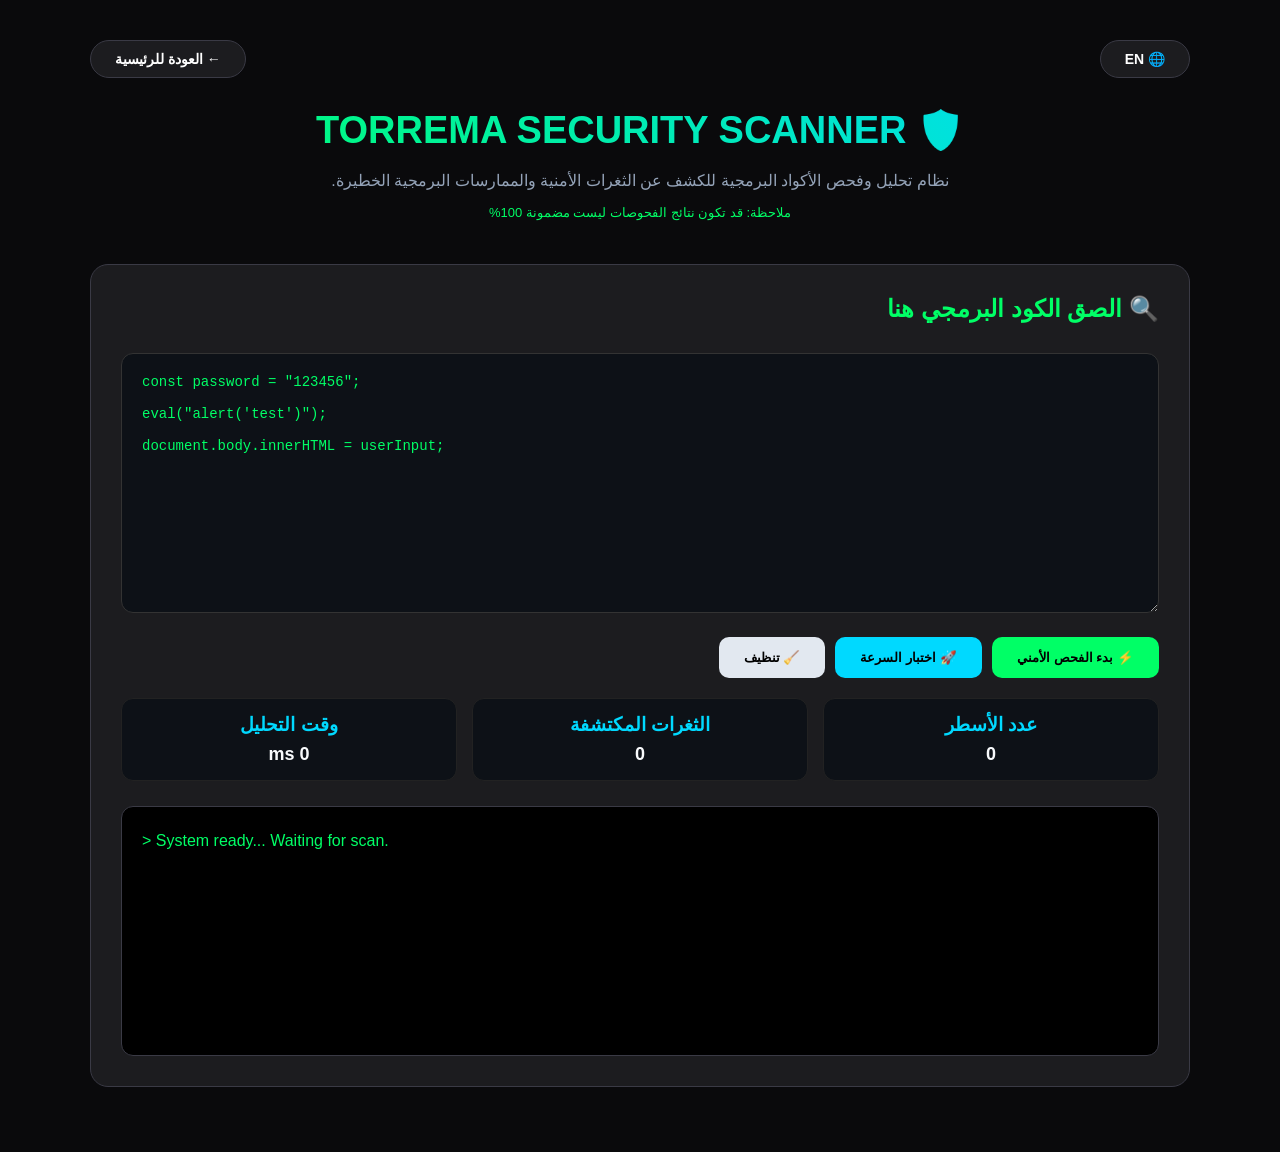
<file: dev.html>
<!DOCTYPE html>
<html lang="ar" dir="rtl">
<head>
<meta charset="UTF-8">
<meta name="viewport" content="width=device-width, initial-scale=1.0">
<title>TORREMA | Real Security Scanner</title>
<style>
/* تم الحفاظ على لوحة الألوان الجديدة: الرمادي والأسود والنيون الأخضر/الأزرق */
:root {
  --bg:#0a0a0c;
  --card:#1c1c1f;
  --border:#3a3a45;
  --text:#f8fafc;
  --sec:#94a3b8;
  --neon-green:#00ff66;
  --neon-blue:#00d9ff;
  --terminal-green:#00ff88;
  --blur-amount: 0px; 
}
* { margin:0; padding:0; box-sizing:border-box; font-family:Segoe UI,sans-serif; }
body { 
  background:var(--bg); color:var(--text); padding:40px 5%; min-height:100vh; position: relative;
  /* تطبيق تأثير الـ Blur على الـ Body بالكامل */
  filter: blur(var(--blur-amount));
  transition: filter 0.4s ease, background 0.5s ease;
}
.container { max-width:1100px; margin:auto; }

/* شريط التحكم العلوي المحدث */
.top-actions { 
  display: flex; justify-content: space-between; align-items: center; margin-bottom: 30px; 
}
/* تنسيق زر الترجمة (على اليسار) */
.lang-btn-container { order: 1; }
/* تنسيق زر العودة للرئيسية (على اليمين) */
.back-btn-container { order: 2; }

.btn-control { 
  background: var(--card); border: 1px solid var(--border); color: white;
  padding: 10px 24px; border-radius: 30px; cursor: pointer; font-size: 14px; font-weight: 600;
  transition: 0.3s; display: flex; align-items: center; gap: 8px; text-decoration: none;
}
/* تأثير الحوم على الأزرار العلوية */
.btn-control:hover { 
  border-color: var(--neon-blue); box-shadow: 0 0 15px rgba(0, 217, 255, 0.4); transform: translateY(-2px); 
}

.header { text-align:center; margin-bottom:40px; }
.header h1 { 
  font-size:38px; margin-bottom:15px; 
  background:linear-gradient(45deg, var(--neon-green), var(--neon-blue));
  -webkit-background-clip:text; -webkit-text-fill-color:transparent;
}
.header p { color:var(--sec); line-height:1.8; }

.box { background:var(--card); border:1px solid var(--border); padding:30px; border-radius:18px; margin-bottom:25px; }
h2 { color:var(--neon-green); margin-bottom:15px; }

.code-input { 
  width:100%; height:260px; background:#0d1117; border:1px solid #333;
  border-radius:12px; color:var(--neon-green); padding:20px;
  font-family:Consolas, monospace; font-size:14px; resize:vertical;
  outline:none; margin-top:15px; direction: ltr; text-align: left;
}
.code-input:focus { border-color:var(--neon-green); box-shadow:0 0 15px rgba(0, 255, 102, 0.2); }

.buttons { margin-top:20px; display:flex; gap:10px; flex-wrap:wrap; }
button.action-btn { border:none; padding:13px 25px; border-radius:10px; color:black; cursor:pointer; font-weight:bold; transition:.2s; }
button.action-btn:hover { transform:translateY(-2px); }

.scan-btn { background:var(--neon-green); }
.speed-btn { background:var(--neon-blue); }
.clear-btn { background:#e2e8f0; color:#0f172a; }
.clear-btn:hover { background:#f1f5f9; }

.terminal { 
  margin-top:25px; background:black; border:1px solid var(--border);
  border-radius:12px; padding:20px; min-height:250px;
  max-height:500px; overflow:auto; white-space:pre-wrap;
  font-family:Consolas, monospace; line-height:1.8;
  color:var(--terminal-green); text-align: left; direction: ltr;
}

.stats { display:grid; grid-template-columns:repeat(auto-fit,minmax(180px,1fr)); gap:15px; margin-top:20px; }
.stat-card { background:#0d1117; border:1px solid #222; padding:15px; border-radius:12px; text-align: center; }
.stat-card h3 { color:var(--neon-blue); margin-bottom:8px; }
.stat-card p { color:var(--text); font-size:18px; font-weight:bold; }

/* تم إزالة قسم الـ Footer السفلي لزر العودة */
</style>
</head>
<body>

<div class="container">
  <!-- منطقة تبديل اللغة والتحكم العلوي -->
  <div class="top-actions">
    <!-- زر العودة للرئيسية (على اليمين) -->
    <div class="back-btn-container">
        <a href="index.html" class="btn-control" id="back-btn">← العودة للرئيسية</a>
    </div>
    <!-- زر تبديل اللغة (على اليسار) -->
    <div class="lang-btn-container">
        <button class="btn-control" id="lang-btn" onclick="toggleLang()">🌐 EN</button>
    </div>
  </div>

  <div class="header">
    <h1 id="header-title">🛡️ TORREMA SECURITY SCANNER</h1>
    <p id="header-desc">نظام تحليل وفحص الأكواد البرمجية للكشف عن الثغرات الأمنية والممارسات البرمجية الخطيرة.</p>
    <p id="header-note" style="font-size: 13px; color: var(--neon-green); margin-top: 5px;">ملاحظة: قد تكون نتائج الفحوصات ليست مضمونة 100%</p>
  </div>

  <div class="box">
    <h2 id="input-title">🔍 الصق الكود البرمجي هنا</h2>
    <textarea class="code-input" id="codeInput" placeholder="// ضع الكود هنا...">
const password = "123456";

eval("alert('test')");

document.body.innerHTML = userInput;
</textarea>
    <div class="buttons">
      <button class="action-btn scan-btn" id="btn-scan" onclick="runFullScan()">⚡ بدء الفحص الأمني</button>
      <button class="action-btn speed-btn" id="btn-speed" onclick="runSpeedTest()">🚀 اختبار السرعة</button>
      <button class="action-btn clear-btn" id="btn-clear" onclick="clearTerminal()">🧹 تنظيف</button>
    </div>
    <div class="stats">
      <div class="stat-card">
        <h3 id="stat-lines">عدد الأسطر</h3>
        <p id="linesCount">0</p>
      </div>
      <div class="stat-card">
        <h3 id="stat-vulns">الثغرات المكتشفة</h3>
        <p id="vulnsCount">0</p>
      </div>
      <div class="stat-card">
        <h3 id="stat-time">وقت التحليل</h3>
        <p id="scanTime">0 ms</p>
      </div>
    </div>
    <div class="terminal" id="terminal">> System ready... Waiting for scan.</div>
  </div>
</div>

<script>
// قاموس الترجمة الكامل لجميع عناصر وواجهات الصفحة ومخرجات الـ Terminal
const dictionary = {
  ar: {
    dir: "rtl",
    langBtn: "🌐 EN",
    backBtn: "← العودة للرئيسية",
    headerTitle: "🛡️ TORREMA SECURITY SCANNER",
    headerDesc: "نظام تحليل وفحص الأكواد البرمجية للكشف عن الثغرات الأمنية والممارسات البرمجية الخطيرة.",
    headerNote: "ملاحظة: قد تكون نتائج الفحوصات ليست مضمونة 100%",
    inputTitle: "🔍 الصق الكود البرمجي هنا",
    placeholder: "// ضع الكود هنا...",
    btnScan: "⚡ بدء الفحص الأمني",
    btnSpeed: "🚀 اختبار السرعة",
    btnClear: "🧹 تنظيف",
    statLines: "عدد الأسطر",
    statVulns: "الثغرات المكتشفة",
    statTime: "وقت التحليل",
    readyTerminal: "> System ready... Waiting for scan.",
    errorNoCode: "> [ERROR] الرجاء إدخال كود أولاً للتحليل.",
    initLog: "> [INIT] بدء تشغيل محرك التحليل الساكن لـ Torrema...",
    scanLog: "> [SCAN] تحليل الكود سطر بسطر وفحص الأنماط...",
    successLog1: "> [SUCCESS] رائع! لم يتم اكتشاف ثغرات معروفة في الملف.",
    successLog2: "> الكود الخاص بك يتبع أفضل ممارسات الحماية الحديثة.",
    warningLog: (count) => `> [WARNING] تم اكتشاف ${count} مشكلة أمنية محتملة:`,
    riskLog: (i, sev) => `[#${i}] المخاطرة: ${sev}`,
    lineLog: (line) => `   السطر الحالي: ${line}`,
    codeLog: (code) => `   الكود المصاب: ${code}`,
    vulnLog: (msg) => `   المشكلة الأمنية: ${msg}`,
    fixLog: (fix) => `   الإصلاح المقترح: ${fix}`,
    clearedLog: "> [CLEARED] تم تنظيف السجل بنجاح.",
    speedStart: "> [SPEED TEST] بدء اختبار أداء المحرك السحابي...",
    speedSuccess: "> تم بنجاح معالجة وتنفيذ (1,000,000) عملية منطقية وحسابية مجردة.",
    speedResult: (res) => `> زمن الاستجابة الفعلي للمعالجة: ${res} ms`
  },
  en: {
    dir: "ltr",
    langBtn: "🌐 AR",
    backBtn: "Back to Home →",
    headerTitle: "🛡️ TORREMA SECURITY SCANNER",
    headerDesc: "Static analysis tool engineered to audit application layers, identify exploits, and verify security protocols.",
    headerNote: "Note: Automated audit profiles are not guaranteed 100%.",
    inputTitle: "🔍 Paste Source Code Below",
    placeholder: "// Paste your source scripts here...",
    btnScan: "⚡ Run Security Scan",
    btnSpeed: "🚀 Speed Test Engine",
    btnClear: "🧹 Clear Log",
    statLines: "Lines of Code",
    statVulns: "Exploits Found",
    statTime: "Analysis Time",
    readyTerminal: "> System ready... Waiting for scan.",
    errorNoCode: "> [ERROR] Please input valid source scripts to run analysis.",
    initLog: "> [INIT] Initializing Torrema core static code analysis pipeline...",
    scanLog: "> [SCAN] Parsing codebase lines and evaluating heuristic signatures...",
    successLog1: "> [SUCCESS] Outstanding! Zero verified vulnerabilities found in this resource.",
    successLog2: "> Your script follows secure architectural best practices.",
    warningLog: (count) => `> [WARNING] Flagged ${count} potential security risks inside compilation:`,
    riskLog: (i, sev) => `[#${i}] Severity Risk: ${sev}`,
    lineLog: (line) => `   Source Line: ${line}`,
    codeLog: (code) => `   Affected Scope: ${code}`,
    vulnLog: (msg) => `   Threat Vector: ${msg}`,
    fixLog: (fix) => `   Remediation Fix: ${fix}`,
    clearedLog: "> [CONSOLE] Runtime logs reset successfully.",
    speedStart: "> [SPEED TEST] Spawning telemetry tracking for cloud compute core...",
    speedSuccess: "> Completed raw processing sequences for (1,000,000) boolean execution loops.",
    speedResult: (res) => `> Realtime cloud cluster response latency: ${res} ms`
  }
};

let currentLang = localStorage.getItem("calc_lang") || "ar";

function applyLanguage(lang) {
  const data = dictionary[lang];
  document.documentElement.setAttribute("dir", data.dir);
  document.documentElement.setAttribute("lang", lang);

  // استبدال نصوص الواجهة
  document.getElementById("lang-btn").innerText = data.langBtn;
  document.getElementById("back-btn").innerText = data.backBtn;
  document.getElementById("header-title").innerText = data.headerTitle;
  document.getElementById("header-desc").innerText = data.headerDesc;
  document.getElementById("header-note").innerText = data.headerNote;
  document.getElementById("input-title").innerText = data.inputTitle;
  document.getElementById("codeInput").placeholder = data.placeholder;
  document.getElementById("btn-scan").innerText = data.btnScan;
  document.getElementById("btn-speed").innerText = data.btnSpeed;
  document.getElementById("btn-clear").innerText = data.btnClear;
  document.getElementById("stat-lines").innerText = data.statLines;
  document.getElementById("stat-vulns").innerText = data.statVulns;
  document.getElementById("stat-time").innerText = data.statTime;

  // تصفير وتهيئة الـ terminal بناءً على اللغة المحددة
  const terminal = document.getElementById("terminal");
  terminal.innerHTML = "";
  log(data.readyTerminal, "var(--neon-green)");
}

function toggleLang() {
  // تغشية الشاشة بالضبابية
  document.body.style.setProperty('--blur-amount', '12px');
  
  setTimeout(() => {
    // قلب اللغة والبيانات أثناء الـ Blur
    currentLang = currentLang === "ar" ? "en" : "ar";
    localStorage.setItem("calc_lang", currentLang);
    applyLanguage(currentLang);
    
    // إعادة تهيئة عدادات الإحصاء عند تحويل لغة الصفحة
    document.getElementById("linesCount").innerText = "0";
    document.getElementById("vulnsCount").innerText = "0";
    document.getElementById("scanTime").innerText = "0 ms";

    // إزالة الضبابية تدريجياً لظهور النص الجديد بشكل ممتاز
    setTimeout(() => { 
      document.body.style.setProperty('--blur-amount', '0px'); 
    }, 150);
  }, 200);
}

// دالة تسجيل مخرجات الـ Terminal بلون مخصص
function log(text, color="var(--neon-green)"){
  const terminal = document.getElementById("terminal");
  const span = document.createElement("span");
  span.style.color = color;
  span.style.display = "block";
  span.innerText = text;
  terminal.appendChild(span);
  terminal.scrollTop = terminal.scrollHeight;
}

// دالة تنظيف الـ Terminal
function clearTerminal(){
  document.getElementById("terminal").innerHTML = "";
  log(dictionary[currentLang].clearedLog);
  document.getElementById("linesCount").innerText = "0";
  document.getElementById("vulnsCount").innerText = "0";
  document.getElementById("scanTime").innerText = "0 ms";
}

// قواعد فحص الثغرات الأمنية مع رسائل الترجمة الثنائية
const rules = [
  {
    name:"eval",
    severity:"CRITICAL",
    regex:/eval\s*\(/,
    msg: {
      ar: "استخدام eval() يسمح بتنفيذ أكواد خبيثة ديناميكية.",
      en: "Using eval() allows executing dangerous dynamic scripts."
    },
    fix: {
      ar: "تجنب تنفيذ الأكواد عبر النصوص واستخدم الوظائف الأصلية.",
      en: "Avoid executing code via strings; utilize native functions instead."
    }
  },
  {
    name:"innerHTML",
    severity:"HIGH",
    regex:/innerHTML\s*=/,
    msg: {
      ar: "استخدام innerHTML قد يسبب ثغرات حقن البرمجيات XSS.",
      en: "Using innerHTML can expose your application to XSS injection flaws."
    },
    fix: {
      ar: "استخدم textContent أو createElement بدلاً منها.",
      en: "Use textContent or createElement safely instead."
    }
  },
  {
    name:"hardcoded-password",
    severity:"HIGH",
    regex:/(password|secret|token)\s*=\s*['"`].+['"`]/i,
    msg: {
      ar: "تم العثور على بيانات حساسة أو رموز مرور مكتوبة بشكل ثابت داخل الكود.",
      en: "Hardcoded sensitive credentials or raw password tokens detected."
    },
    fix: {
      ar: "استخدم ملفات التكوين والبيئة المؤمنة .env.",
      en: "Store these variables securely inside .env file environments."
    }
  },
  {
    name:"document-write",
    severity:"MEDIUM",
    regex:/document\.write\s*\(/,
    msg: {
      ar: "استخدام document.write يعتبر ممارسة غير آمنة وقديمة.",
      en: "Utilizing document.write is an insecure and obsolete standard."
    },
    fix: {
      ar: "استخدم DOM APIs الحديثة لبناء العناصر.",
      en: "Migrate to standard modern DOM APIs to render document trees."
    }
  },
  {
    name:"setTimeout-string",
    severity:"MEDIUM",
    regex:/setTimeout\s*\(\s*['"`]/,
    msg: {
      ar: "تمرير نصوص برمجية داخل setTimeout يهدد سلامة التطبيق.",
      en: "Passing raw script strings into setTimeout triggers vulnerability threats."
    },
    fix: {
      ar: "مرر Function مباشرة بدلاً من String.",
      en: "Pass a reference closure Function directly instead of raw Strings."
    }
  },
  {
    name:"sql-injection",
    severity:"CRITICAL",
    regex:/SELECT.+FROM.+\+/i,
    msg: {
      ar: "احتمال وجود ثغرة حقن قواعد بيانات SQL Injection نتيجة دمج النصوص.",
      en: "Potential SQL Injection vector identified via unsafe string concatenation."
    },
    fix: {
      ar: "استخدم الاستعلامات المجهزة مسبقاً (Prepared Statements).",
      en: "Refactor database operations to leverage Prepared Statements parameters."
    }
  }
];

// دالة تشغيل الفحص الأمني الساكن
async function runFullScan(){
  const terminal = document.getElementById("terminal");
  const code = document.getElementById("codeInput").value;
  const data = dictionary[currentLang];

  // التحقق من إدخال كود للتحليل
  if(!code.trim()){
    terminal.innerHTML = "";
    log(data.errorNoCode, "var(--neon-green)");
    return;
  }

  terminal.innerHTML = "";

  // تسجيل بدء عملية التحليل
  log(data.initLog);
  log(data.scanLog);
  
  // محاكاة وقت التحليل
  const start = performance.now();
  await sleep(700);

  // تحليل عدد الأسطر
  const lines = code.split("\n");
  document.getElementById("linesCount").innerText = lines.length;

  // مصفوفة لتخزين الثغرات المكتشفة
  let found = [];

  // فحص الكود سطر بسطر بناءً على القواعد المعرفة
  lines.forEach((line, index) => {
    rules.forEach(rule => {
      if(rule.regex.test(line)){
        found.push({
          line: index + 1,
          severity: rule.severity,
          code: line.trim(),
          message: rule.msg[currentLang],
          fix: rule.fix[currentLang]
        });
      }
    });
  });

  // حساب وعرض وقت التحليل وعدد الثغرات
  const end = performance.now();
  const total = (end - start).toFixed(2);
  document.getElementById("scanTime").innerText = total + " ms";
  document.getElementById("vulnsCount").innerText = found.length;

  // عرض النتائج في الـ Terminal
  if(found.length === 0){
    log("");
    log(data.successLog1, "var(--neon-green)");
    log(data.successLog2, "var(--neon-green)");
  } else {
    log("");
    log(data.warningLog(found.length), "#ffcc00");
    log("------------------------------------------------", "#94a3b8");

    // عرض تفاصيل كل ثغرة مكتشفة
    found.forEach((v, i) => {
      let severityColor = "var(--neon-green)"; // Critical / High
      if(v.severity === "MEDIUM") severityColor = "var(--neon-blue)";

      log(data.riskLog(i+1, v.severity), severityColor);
      log(data.lineLog(v.line), "white");
      log(data.codeLog(v.code), "#94a3b8");
      log(v.message, "#ffcc00");
      log(v.fix, "var(--neon-blue)");
      log("------------------------------------------------", "#94a3b8");
    });
  }
}

// دالة تشغيل اختبار السرعة السحابي (محاكاة)
async function runSpeedTest(){
  const data = dictionary[currentLang];
  const terminal = document.getElementById("terminal");
  terminal.innerHTML = "";
  log(data.speedStart, "var(--neon-blue)");

  const start = performance.now();
  // محاكاة عملية معالجة (1,000,000) دورة منطقية
  let total = 0;
  for(let i=0; i<1000000; i++){
    total += i;
  }
  const end = performance.now();
  const result = (end - start).toFixed(2);

  // محاكاة تأخير الشبكة السحابية
  await sleep(500);

  // عرض النتائج في الـ Terminal
  log(data.speedSuccess, "white");
  log(data.speedResult(result), "var(--neon-blue)");
}

// دالة مساعدة لمحاكاة التأخير (sleep)
function sleep(ms){
  return new Promise(resolve => setTimeout(resolve, ms));
}

// تشغيل النظام وتحديد اللغة عند تحميل الصفحة
window.onload = function() {
  applyLanguage(currentLang);
};

</script>

</body>
</html>
</file>
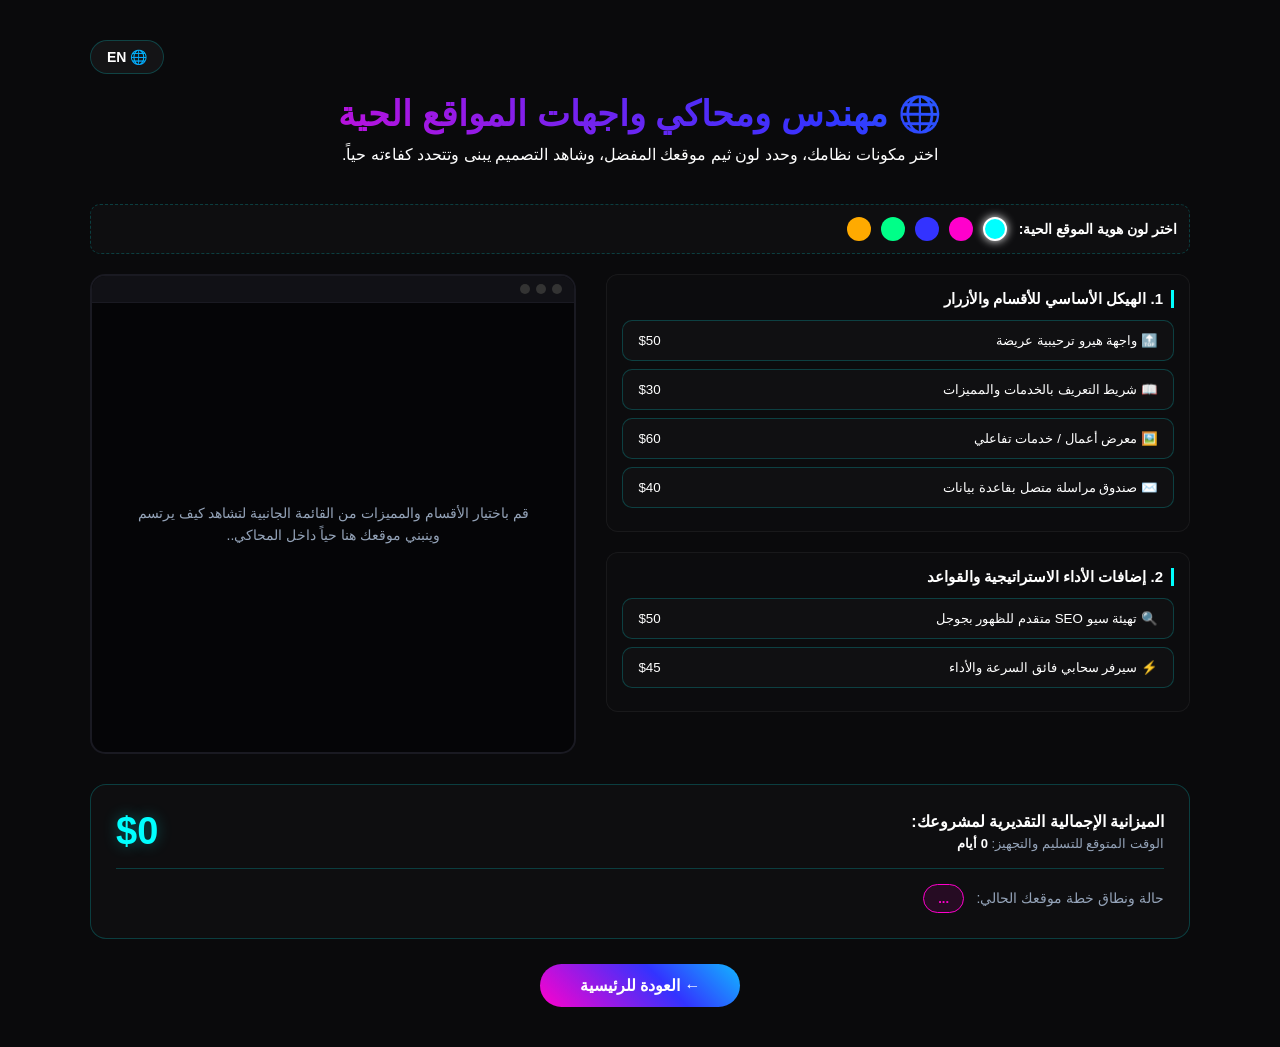
<file: engineer.html>
<!DOCTYPE html>
<html lang="ar" dir="rtl">
<head>
<meta charset="UTF-8">
<meta name="viewport" content="width=device-width, initial-scale=1.0">
<title>Torrema | مهندس ومحاكي المواقع الذكي</title>
<style>
:root {
  --primary-gradient: linear-gradient(45deg, #ff00cc, #3333ff, #00ffff, #ff00cc);
  --bg-dark: #0a0a0c;
  --card-bg: rgba(25, 25, 28, 0.7);
  --border-color: rgba(0, 255, 255, 0.2);
  --text-sec: #94a3b8;
  --blur-amount: 0px;
  
  /* ألوان المحاكاة الديناميكية الافتراضية (نيون سايبربانك) */
  --sim-theme: #00ffff;
  --sim-bg: rgba(0, 255, 255, 0.05);
  --sim-text: #00ffff;
}
* { margin: 0; padding: 0; box-sizing: border-box; font-family: 'Segoe UI', sans-serif; }

body { 
  background: var(--bg-dark); 
  color: white; 
  padding: 40px 5%; 
  min-height: 100vh; 
  position: relative;
  filter: blur(var(--blur-amount));
  transition: filter 0.4s ease, background 0.5s ease, color 0.5s ease;
}

.container { max-width: 1100px; margin: 0 auto; }

.lang-switcher-container { display: flex; justify-content: flex-end; margin-bottom: 20px; }
.btn-lang {
  background: var(--card-bg); border: 1px solid var(--border-color); color: white;
  padding: 8px 16px; border-radius: 30px; cursor: pointer; font-size: 14px; font-weight: 600;
  transition: 0.3s;
}
.btn-lang:hover { border-color: #ff00cc; box-shadow: 0 0 10px rgba(255,0,204,0.3); transform: scale(1.05); }

.header { text-align: center; margin-bottom: 40px; }
.header h1 { font-size: 35px; margin-bottom: 10px; background: var(--primary-gradient); -webkit-background-clip: text; -webkit-text-fill-color: transparent; background-size: 200%; }
.box { background: var(--card-bg); border: 1px solid var(--border-color); padding: 30px; border-radius: 16px; margin-bottom: 25px; box-shadow: 0 0 15px rgba(0,255,255,0.05); }

.builder-grid { display: grid; grid-template-columns: 1.2fr 1fr; gap: 30px; margin-top: 20px; }
@media (max-width: 900px) { .builder-grid { grid-template-columns: 1fr; } }

.control-panel { display: flex; flex-direction: column; gap: 20px; }
.panel-section { background: rgba(255,255,255,0.01); border: 1px solid rgba(255,255,255,0.05); padding: 15px; border-radius: 12px; }
.panel-section h3 { font-size: 15px; color: #fff; margin-bottom: 12px; border-right: 3px solid var(--sim-theme); padding-right: 8px; transition: border 0.3s; }
html[dir="ltr"] .panel-section h3 { border-right: none; border-left: 3px solid var(--sim-theme); padding-left: 8px; padding-right: 0; }

.component-btn { width: 100%; background: rgba(255,255,255,0.02); border: 1px solid var(--border-color); padding: 12px 15px; border-radius: 10px; color: white; text-align: right; cursor: pointer; transition: 0.3s; display: flex; justify-content: space-between; align-items: center; margin-bottom: 8px; }
html[dir="ltr"] .component-btn { text-align: left; }
.component-btn:hover { border-color: var(--sim-theme); background: var(--sim-bg); transform: translateX(-3px); }
html[dir="ltr"] .component-btn:hover { transform: translateX(3px); }
.component-btn.active { border-color: #00ff88; background: rgba(0,255,136,0.08); }

/* شريط نقاء وتغيير الألوان الحية للمحاكاة */
.color-picker-wrapper { display: flex; align-items: center; gap: 12px; margin-bottom: 15px; background: rgba(255,255,255,0.02); padding: 12px; border-radius: 10px; border: 1px dashed var(--border-color); }
.color-picker-wrapper span { font-size: 14px; font-weight: 600; }
.colors-row { display: flex; gap: 10px; }
.color-dot { width: 24px; height: 24px; border-radius: 50%; cursor: pointer; border: 2px solid transparent; transition: 0.2s; }
.color-dot:hover { transform: scale(1.2); }
.color-dot.selected { border-color: white; box-shadow: 0 0 10px white; }

/* شاشة المحاكاة الحية للموقع */
.preview-panel { background: #050507; border: 2px solid #1a1a22; border-radius: 15px; padding: 20px; display: flex; flex-direction: column; gap: 10px; min-height: 480px; position: relative; transition: border-color 0.3s; }
.preview-browser-bar { display: flex; gap: 6px; background: #111116; padding: 8px 12px; margin: -20px -20px 10px -20px; border-top-left-radius: 13px; border-top-right-radius: 13px; border-bottom: 1px solid #1a1a22; }
.browser-dot { width: 10px; height: 10px; border-radius: 50%; background: #333; }

.preview-placeholder { text-align: center; color: var(--text-sec); font-size: 14px; position: absolute; width: 85%; left: 50%; top: 52%; transform: translate(-50%, -50%); transition: 0.3s; line-height: 1.6; }

/* عناصر وبلوكات المحاكاة للموقع المنتقاة */
.wireframe-block { background: var(--sim-bg); border: 1px solid var(--sim-theme); padding: 12px; text-align: center; border-radius: 8px; font-size: 12px; color: var(--sim-text); font-weight: bold; animation: fadeIn 0.3s ease-in-out; transition: all 0.3s; }

/* صندوق لوحة التكلفة الإجمالية ومؤشر الجودة */
.result-container { background: rgba(255,255,255,0.02); border: 1px solid var(--border-color); border-radius: 16px; padding: 25px; margin-top: 30px; display: flex; flex-direction: column; gap: 15px; }
.result-top-line { display: flex; justify-content: space-between; align-items: center; flex-wrap: wrap; gap: 15px; }
.price-tag { font-size: 38px; color: #00ffff; font-weight: 900; text-shadow: 0 0 15px rgba(0,255,255,0.3); transition: color 0.3s; }

/* تصميم خيارات وبطاقات جودة القيمة المحدثة */
.evaluation-badge { padding: 6px 14px; border-radius: 30px; font-size: 13px; font-weight: 700; transition: 0.3s; display: inline-block; }
.eval-low { background: rgba(255, 0, 204, 0.1); color: #ff00cc; border: 1px solid #ff00cc; }
.eval-medium { background: rgba(51, 51, 255, 0.1); color: #3333ff; border: 1px solid #3333ff; }
.eval-high { background: rgba(0, 255, 136, 0.1); color: #00ff88; border: 1px solid #00ff88; }

.back-btn { display: inline-block; padding: 12px 40px; background: var(--primary-gradient); border: none; border-radius: 50px; color: white; text-decoration: none; font-weight: bold; transition: 0.3s; margin-top: 25px; background-size: 200%; }
.back-btn:hover { transform: scale(1.05); box-shadow: 0 5px 15px rgba(0, 255, 255, 0.25); }

@keyframes fadeIn { from { opacity: 0; transform: translateY(8px); } to { opacity: 1; transform: translateY(0); } }
</style>
</head>
<body>

<div class="container">
  <div class="lang-switcher-container">
    <button class="btn-lang" id="lang-btn" onclick="toggleLang()">🌐 EN</button>
  </div>

  <div class="header">
    <h1 id="main-title">🌐 مهندس ومحاكي واجهات المواقع الحية</h1>
    <p id="main-desc">اختر مكونات نظامك، وحدد لون ثيم موقعك المفضل، وشاهد التصميم يبنى وتتحدد كفاءته حياً.</p>
  </div>

  <div class="color-picker-wrapper">
    <span id="txt-choose-color">اختر لون هوية الموقع:</span>
    <div class="colors-row">
      <div class="color-dot selected" style="background: #00ffff;" onclick="changeSimulationColor('#00ffff', 'rgba(0, 255, 255, 0.05)', this)"></div>
      <div class="color-dot" style="background: #ff00cc;" onclick="changeSimulationColor('#ff00cc', 'rgba(255, 0, 204, 0.05)', this)"></div>
      <div class="color-dot" style="background: #3333ff;" onclick="changeSimulationColor('#3333ff', 'rgba(51, 51, 255, 0.05)', this)"></div>
      <div class="color-dot" style="background: #00ff88;" onclick="changeSimulationColor('#00ff88', 'rgba(0, 255, 136, 0.05)', this)"></div>
      <div class="color-dot" style="background: #ffaa00;" onclick="changeSimulationColor('#ffaa00', 'rgba(255, 170, 0, 0.05)', this)"></div>
    </div>
  </div>

  <div class="builder-grid">
    <div class="control-panel">
      
      <div class="panel-section">
        <h3 id="sec-lbl-structure">1. الهيكل الأساسي للأقسام</h3>
        <button class="component-btn" id="btn-hero" onclick="toggleComponent('hero', 50, 2)">
          <span id="txt-comp-hero">🔝 واجهة هيرو ترحيبية عريضة</span>
          <span class="comp-p-tag">$50</span>
        </button>
        <button class="component-btn" id="btn-about" onclick="toggleComponent('about', 30, 1)">
          <span id="txt-comp-about">📖 شريط التعريف بالخدمات والمميزات</span>
          <span class="comp-p-tag">$30</span>
        </button>
        <button class="component-btn" id="btn-gallery" onclick="toggleComponent('gallery', 60, 2)">
          <span id="txt-comp-gallery">🖼️ معرض أعمال / خدمات تفاعلي</span>
          <span class="comp-p-tag">$60</span>
        </button>
        <button class="component-btn" id="btn-contact" onclick="toggleComponent('contact', 40, 1)">
          <span id="txt-comp-contact">✉️ صندوق مراسلة متصل بقاعدة بيانات</span>
          <span class="comp-p-tag">$40</span>
        </button>
      </div>

      <div class="panel-section">
        <h3 id="sec-lbl-addons">2. إضافات الأداء الاستراتيجية</h3>
        <button class="component-btn" id="btn-seo" onclick="toggleComponent('seo', 50, 2)">
          <span id="txt-comp-seo">🔍 تهيئة سيو SEO متقدم للظهور بجوجل</span>
          <span class="comp-p-tag">$50</span>
        </button>
        <button class="component-btn" id="btn-speed" onclick="toggleComponent('speed', 45, 1)">
          <span id="txt-comp-speed">⚡ سيرفر سحابي فائق السرعة والأداء</span>
          <span class="comp-p-tag">$45</span>
        </button>
      </div>

    </div>

    <div class="preview-panel" id="preview-screen">
      <div class="preview-browser-bar">
        <div class="browser-dot"></div><div class="browser-dot"></div><div class="browser-dot"></div>
      </div>
      <div class="preview-placeholder" id="placeholder-text">قم باختيار الأقسام والمميزات من القائمة الجانبية لتشاهد كيف يرتسم وينبني موقعك هنا حياً داخل المحاكي..</div>
    </div>
  </div>

  <div class="result-container">
    <div class="result-top-line">
      <div>
        <h3 id="res-label-cost" style="font-size: 16px;">الميزانية الإجمالية التقديرية لمشروعك:</h3>
        <p id="res-label-time" style="font-size: 13px; color: var(--text-sec); margin-top: 5px;">الوقت المتوقع للتسليم والتجهيز: <span id="delivery-time" style="color:#fff; font-weight:bold;">0 يوم</span></p>
      </div>
      <div class="price-tag" id="total-price">$0</div>
    </div>
    
    <div style="border-top: 1px solid var(--border-color); padding-top: 15px;">
      <span id="lbl-eval-status" style="font-size: 14px; color: var(--text-sec);">حالة ونطاق خطة موقعك الحالي:</span>
      <span id="evaluation-output" class="evaluation-badge eval-low" style="margin-right: 8px;">اقتصادي / ينصح بإضافة المزيد من الخيارات</span>
    </div>
  </div>

  <center><a href="index.html" class="back-btn" id="back-btn">← العودة للرئيسية</a></center>
</div>

<script>
const dictionary = {
  ar: {
    dir: "rtl",
    langBtn: "🌐 EN",
    mainTitle: "🌐 مهندس ومحاكي واجهات المواقع الحية",
    mainDesc: "اختر مكونات نظامك، وحدد لون ثيم موقعك المفضل، وشاهد التصميم يبنى وتتحدد كفاءته حياً.",
    chooseColor: "اختر لون هوية الموقع الحية:",
    placeholderText: "قم باختيار الأقسام والمميزات من القائمة الجانبية لتشاهد كيف يرتسم وينبني موقعك هنا حياً داخل المحاكي..",
    secStructure: "1. الهيكل الأساسي للأقسام والأزرار",
    secAddons: "2. إضافات الأداء الاستراتيجية والقواعد",
    compHero: "🔝 واجهة هيرو ترحيبية عريضة",
    compAbout: "📖 شريط التعريف بالخدمات والمميزات",
    compGallery: "🖼️ معرض أعمال / خدمات تفاعلي",
    compContact: "✉️ صندوق مراسلة متصل بقاعدة بيانات",
    compSeo: "🔍 تهيئة سيو SEO متقدم للظهور بجوجل",
    compSpeed: "⚡ سيرفر سحابي فائق السرعة والأداء",
    resLabelCost: "الميزانية الإجمالية التقديرية لمشروعك:",
    resLabelTime: "الوقت المتوقع للتسليم والتجهيز: ",
    daysSuffix: " أيام",
    lblEvalStatus: "حالة ونطاق خطة موقعك الحالي:",
    backBtn: "← العودة للرئيسية",
    
    // نصوص مجسمات المحاكاة للـ Wireframe
    wfHero: "[ واجهة ترحيبية هيرو نيون مخصصة ]",
    wfAbout: "[ صندوق استعراض المزايا والتعريف بالنشاط ]",
    wfGallery: "[ شبكة عرض محتوى البورتفوليو والأعمال التفاعلية ]",
    wfContact: "[ استمارة اتصال متكاملة مؤمنة ضد الاختراق ]",
    wfSeo: "[ طبقة شيفرات الكود لتهيئة محركات بحث جوجل ]",
    wfSpeed: "[ ربط السيرفر السحابي لتقليل زمن الاستجابة ]",

    // خيارات تقييم القيمة الذكية
    evalLow: "اقتصادي / ينصح بتوسيع خطة أقسام موقعك",
    evalMedium: "جيد جداً ومتكامل / يغطي الاحتياجات التشغيلية الأساسية لعملك",
    evalHigh: "احترافي وخارق / منصة جاهزة للمنافسة في السوق بأعلى سرعة وأرشفة"
  },
  en: {
    dir: "ltr",
    langBtn: "🌐 AR",
    mainTitle: "🌐 Live UX Architecture & Simulator",
    mainDesc: "Choose system components, specify your color aesthetic theme, and view structure configurations update live.",
    chooseColor: "Select Active Site Identity Accent:",
    placeholderText: "Select blocks and performance modifiers from side controls to map out the application environment layout here dynamically..",
    secStructure: "1. Structural Views & Section Blocks",
    secAddons: "2. Strategic Performance Modifiers",
    compHero: "🔝 Modern Dynamic Header View (Hero)",
    compAbout: "📖 Core Operational Profiles & Features",
    compGallery: "🖼️ Grid Interactive Showcase Layout",
    compContact: "✉️ Endpoint Messaging Box & DB Layer",
    compSeo: "🔍 Advanced Google Search Index SEO Optimization",
    compSpeed: "⚡ Cloud Infrastructure Edge Routing Engine",
    resLabelCost: "Total Estimated Workspace Budget:",
    resLabelTime: "Expected Development Sequence: ",
    daysSuffix: " Days",
    lblEvalStatus: "Current Architectural Target Plan Tier:",
    backBtn: "Back to Home →",
    
    wfHero: "[ Neon Identity Immersive Hero View ]",
    wfAbout: "[ Extended Functional Features Descriptor ]",
    wfGallery: "[ Fully Adaptive Grid Asset Portfolio Showcase ]",
    wfContact: "[ Secure Contact Form Router & Encrypted Database ]",
    wfSeo: "[ Structural Search Metadata Target Layer ]",
    wfSpeed: "[ Blazing Speed CDN Distributed Edge Nodes Connected ]",

    evalLow: "Budget / Recommended to select more expansion modules",
    evalMedium: "Very Good & Solid / Covers essential business targets flawlessly",
    evalHigh: "Ultimate Enterprise Spec / Ready for heavy competition at maximum speeds"
  }
};

let currentLang = localStorage.getItem("calc_lang") || "ar";
let selectedComponents = {};

function applyLanguage(lang) {
  const data = dictionary[lang];
  document.documentElement.setAttribute("dir", data.dir);
  document.documentElement.setAttribute("lang", lang);
  
  document.getElementById("lang-btn").innerText = data.langBtn;
  document.getElementById("main-title").innerText = data.mainTitle;
  document.getElementById("main-desc").innerText = data.mainDesc;
  document.getElementById("txt-choose-color").innerText = data.chooseColor;
  document.getElementById("placeholder-text").innerText = data.placeholderText;
  
  document.getElementById("sec-lbl-structure").innerText = data.secStructure;
  document.getElementById("sec-lbl-addons").innerText = data.secAddons;
  
  document.getElementById("txt-comp-hero").innerText = data.compHero;
  document.getElementById("txt-comp-about").innerText = data.compAbout;
  document.getElementById("txt-comp-gallery").innerText = data.compGallery;
  document.getElementById("txt-comp-contact").innerText = data.compContact;
  document.getElementById("txt-comp-seo").innerText = data.compSeo;
  document.getElementById("txt-comp-speed").innerText = data.compSpeed;
  
  document.getElementById("res-label-cost").innerText = data.resLabelCost;
  document.getElementById("lbl-eval-status").innerText = data.lblEvalStatus;
  document.getElementById("back-btn").innerText = data.backBtn;
  
  renderWireframe();
}

function toggleLang() {
  document.body.style.setProperty('--blur-amount', '12px');
  setTimeout(() => {
    currentLang = currentLang === "ar" ? "en" : "ar";
    localStorage.setItem("calc_lang", currentLang);
    applyLanguage(currentLang);
    setTimeout(() => { document.body.style.setProperty('--blur-amount', '0px'); }, 150);
  }, 200);
}

// دالة تغيير اللون الحية لتعديل ثيم المحاكاة بالكامل فوراً
function changeSimulationColor(colorCode, rgbaCode, element) {
  document.querySelectorAll('.color-dot').forEach(dot => dot.classList.remove('selected'));
  element.classList.add('selected');
  
  document.documentElement.style.setProperty('--sim-theme', colorCode);
  document.documentElement.style.setProperty('--sim-bg', rgbaCode);
  document.documentElement.style.setProperty('--sim-text', colorCode);
}

function toggleComponent(id, price, days) {
  const btn = document.getElementById(`btn-${id}`);
  if (selectedComponents[id]) {
    delete selectedComponents[id];
    btn.classList.remove('active');
  } else {
    selectedComponents[id] = { price, days };
    btn.classList.add('active');
  }
  renderWireframe();
}

function renderWireframe() {
  const previewScreen = document.getElementById('preview-screen');
  const placeholder = document.getElementById('placeholder-text');
  
  document.querySelectorAll('.wireframe-block').forEach(el => el.remove());
  
  let totalPrice = 0;
  let totalDays = 0;
  let hasAny = false;
  
  const componentOrder = ['hero', 'about', 'gallery', 'contact', 'seo', 'speed'];
  
  componentOrder.forEach(id => {
    if (selectedComponents[id]) {
      hasAny = true;
      totalPrice += selectedComponents[id].price;
      totalDays += selectedComponents[id].days;
      
      const block = document.createElement('div');
      block.className = 'wireframe-block';
      
      if(id === 'hero') block.innerText = dictionary[currentLang].wfHero;
      if(id === 'about') block.innerText = dictionary[currentLang].wfAbout;
      if(id === 'gallery') block.innerText = dictionary[currentLang].wfGallery;
      if(id === 'contact') block.innerText = dictionary[currentLang].wfContact;
      if(id === 'seo') block.innerText = dictionary[currentLang].wfSeo;
      if(id === 'speed') block.innerText = dictionary[currentLang].wfSpeed;
      
      previewScreen.appendChild(block);
    }
  });
  
  placeholder.style.display = hasAny ? 'none' : 'block';
  document.getElementById('total-price').innerText = "$" + totalPrice;
  
  const timeLabel = dictionary[currentLang].resLabelTime;
  const suffix = dictionary[currentLang].daysSuffix;
  document.getElementById('res-label-time').innerHTML = timeLabel + `<span id="delivery-time" style="color:#fff; font-weight:bold;">${totalDays}${suffix}</span>`;
  
  // تفعيل نظام تقييم جودة القيمة المصاحب الذكي (الرخيص / المتوسط / الغالي المحترف)
  const evalOutput = document.getElementById('evaluation-output');
  evalOutput.className = "evaluation-badge"; // تصفير الكلاسات
  
  if (totalPrice === 0) {
    evalOutput.innerText = "...";
    evalOutput.classList.add('eval-low');
  } else if (totalPrice <= 100) {
    evalOutput.innerText = dictionary[currentLang].evalLow;
    evalOutput.classList.add('eval-low');
  } else if (totalPrice <= 200) {
    evalOutput.innerText = dictionary[currentLang].evalMedium;
    evalOutput.classList.add('eval-medium');
  } else {
    evalOutput.innerText = dictionary[currentLang].evalHigh;
    evalOutput.classList.add('eval-high');
  }
}

window.onload = function() {
  applyLanguage(currentLang);
};
</script>
</body>
</html>
</file>
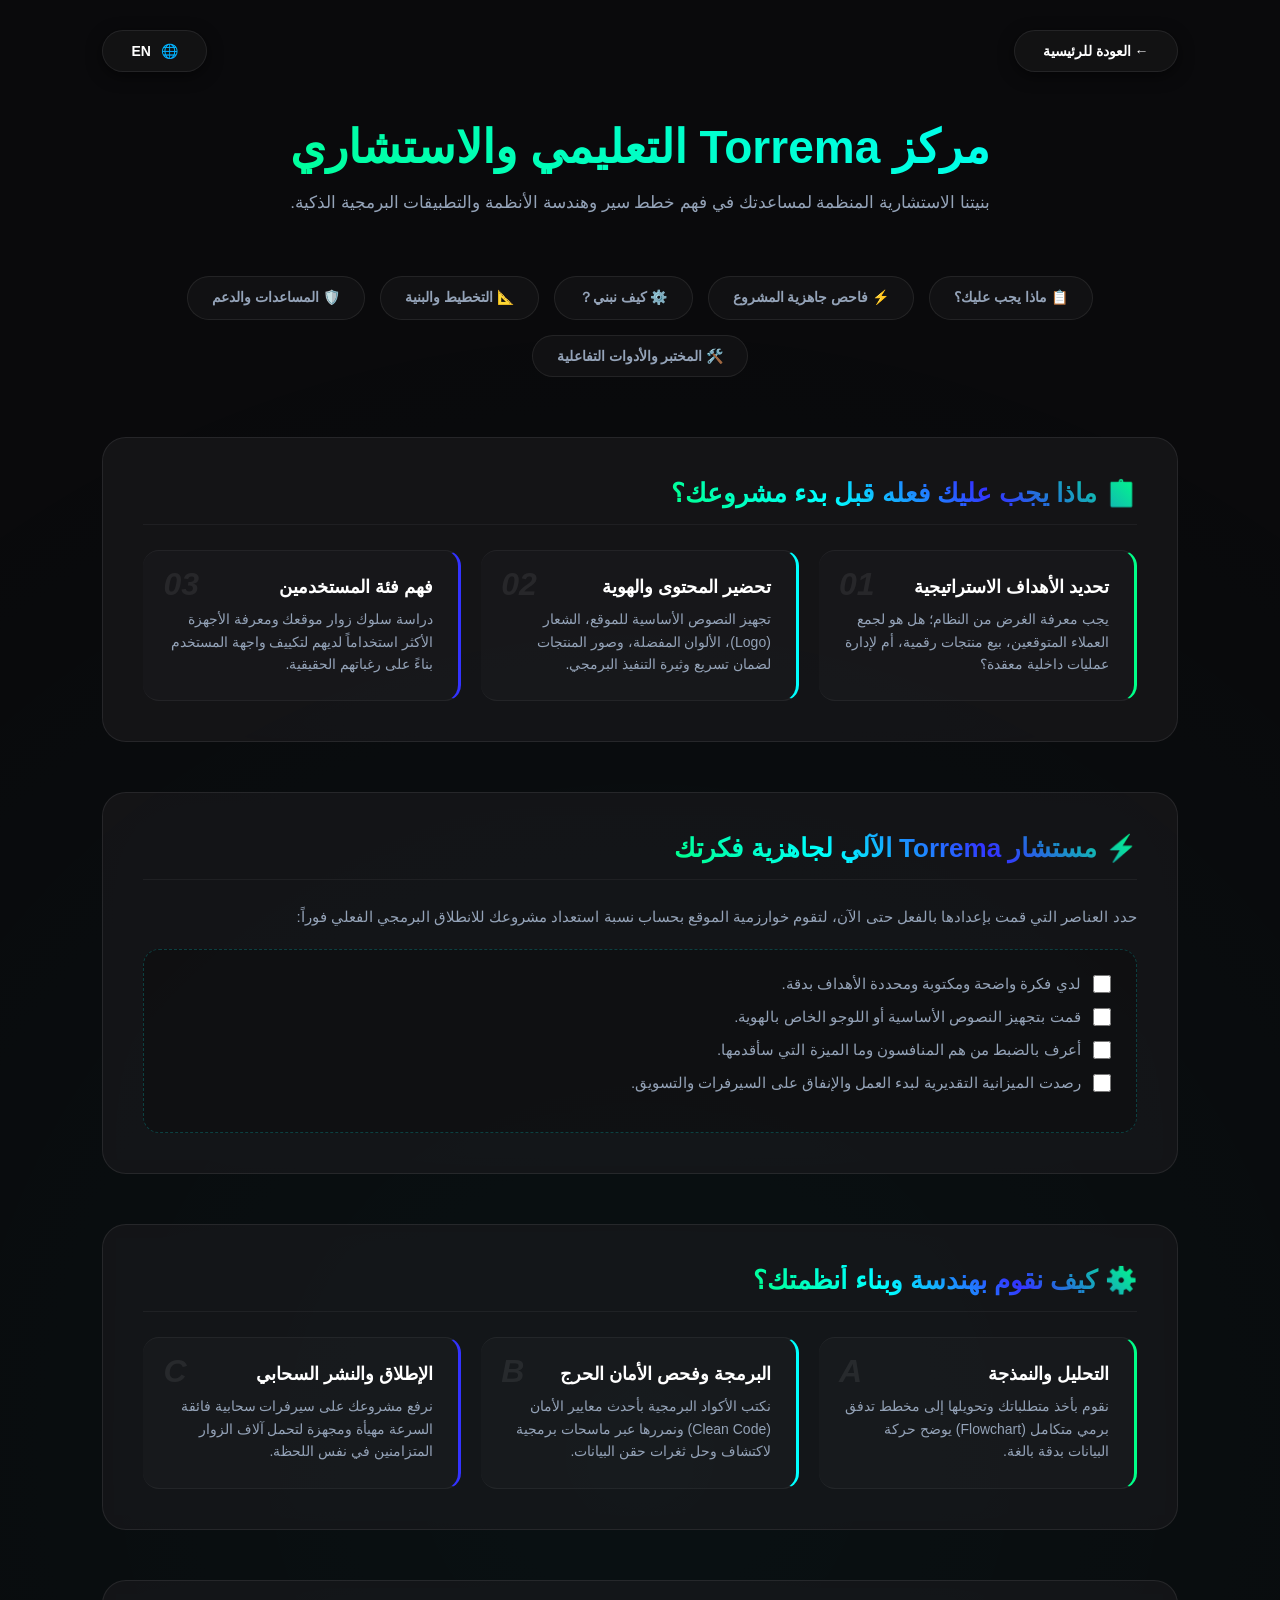
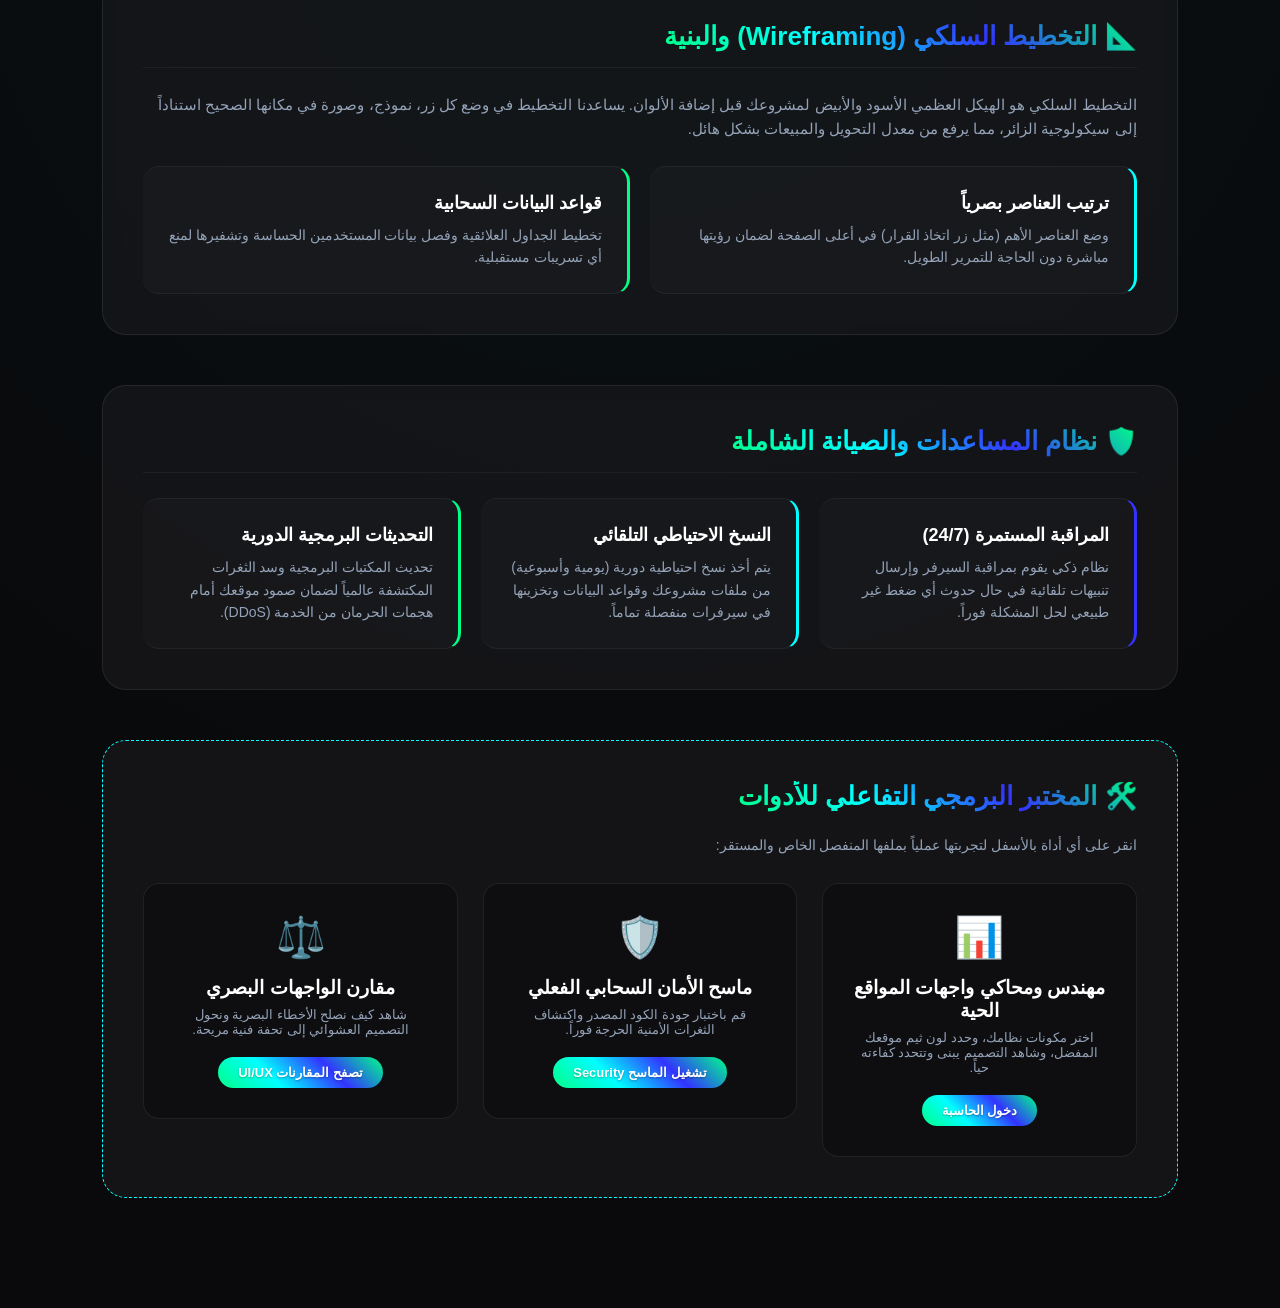
<file: instructions.html>
<!DOCTYPE html>
<html lang="ar" dir="rtl">
<head>
    <meta charset="UTF-8">
    <meta name="viewport" content="width=device-width, initial-scale=1.0">
    <title>Torrema | الدليل التعليمي والاستشاري - Educational Guide</title>
    <link rel="stylesheet" href="https://cdnjs.cloudflare.com/ajax/libs/animate.css/4.1.1/animate.min.css"/>
    <style>
        :root {
            /* الألوان النيونية الجديدة: أخضر وأزرق */
            --primary-gradient: linear-gradient(45deg, #00ff88, #00ffff, #3333ff, #00ff88);
            --neon-glow: 0 0 10px #00ff88, 0 0 20px #00ffff, 0 0 30px #3333ff;
            
            /* ألوان الخلفية والعناصر على درجات الرمادي والأسود */
            --bg-dark: #0a0a0c;
            --card-bg: rgba(25, 25, 28, 0.7); /* تغميق الخلفية قليلاً */
            --border-color: rgba(255, 255, 255, 0.08); /* حواف أنعم */
            --white: #ffffff;
            --text-main: #f8fafc; /* أبيض مائل للرمادي قليلاً */
            --secondary: #94a3b8;
            
            /* ألوان تمييز محددة */
            --cyan: #00ffff;
            --green: #00ff88;
            --blue: #3333ff;

            /* متغيرات للتحكم في تأثير الانتقال */
            --blur-amount: 0px; 
        }

        * { margin: 0; padding: 0; box-sizing: border-box; font-family: 'Segoe UI', sans-serif; }
        html { scroll-behavior: smooth; }
        
        body { 
            background: var(--bg-dark); 
            color: var(--text-main); 
            min-height: 100vh; 
            padding: 120px 8% 60px; 
            position: relative; 
            overflow-x: hidden;
            /* إضافة تأثير الضبابية والانتقال للـ body */
            filter: blur(var(--blur-amount));
            transition: filter 0.4s ease, background 0.5s ease;
        }

        /* تأثير الخلفية المتوهج - تم تحديثه للألوان الجديدة */
        body::before { 
            content: ""; 
            position: fixed; 
            top: 0; 
            left: 0; 
            width: 100%; 
            height: 100%; 
            background: radial-gradient(circle at 50% 50%, rgba(0, 255, 255, 0.03), transparent 75%); 
            z-index: -1; 
        }

        /* تأثير ناعم لانتقال عناصر المحتوى بأكمله عند الترجمة */
        .page-fade-content {
            transition: opacity 0.25s ease-in-out, transform 0.25s ease-in-out;
            opacity: 1;
            transform: translateY(0);
        }
        .page-fade-content.is-translating {
            opacity: 0;
            transform: translateY(5px);
        }

        /* أزرار التحكم العلوية */
        .top-controls { position: fixed; top: 30px; left: 8%; right: 8%; display: flex; justify-content: space-between; z-index: 1000; pointer-events: none; }
        
        .back-home, .lang-btn { 
            padding: 12px 28px; 
            background: rgba(20, 20, 22, 0.8); /* خلفية داكنة أكثر */
            border: 1px solid var(--border-color); 
            color: #fff; 
            text-decoration: none; 
            border-radius: 30px; 
            font-weight: 600; 
            font-size: 14px; 
            backdrop-filter: blur(10px); 
            -webkit-backdrop-filter: blur(10px);
            transition: all 0.3s cubic-bezier(0.4, 0, 0.2, 1); 
            box-shadow: 0 4px 15px rgba(0,0,0,0.5); 
            pointer-events: auto; 
            cursor: pointer; 
            display: flex; 
            align-items: center; 
            gap: 6px; 
        }
        
        /* تأثير الحوم المحدث للون الأزرق/الأخضر */
        .back-home:hover, .lang-btn:hover { 
            border-color: var(--cyan); 
            box-shadow: 0 0 15px rgba(0, 255, 255, 0.5); 
            transform: translateY(-2px); 
        }
        
        /* تأثير الدوران على أيقونة الكرة الأرضية داخل الزر */
        .lang-btn span { display: inline-block; transition: transform 0.5s ease; }
        .lang-btn.clicked span { transform: rotate(360deg); }

        .header-area { text-align: center; margin-bottom: 60px; }
        .header-area h1 { 
            font-size: clamp(32px, 5vw, 46px); 
            font-weight: 900; 
            background: var(--primary-gradient); 
            -webkit-background-clip: text; 
            -webkit-text-fill-color: transparent; 
            background-size: 300%; 
            animation: gradientShift 5s infinite linear; 
        }
        .header-area p { color: var(--secondary); font-size: 17px; margin-top: 15px; max-width: 700px; margin-left: auto; margin-right: auto; line-height: 1.6; }

        .quick-nav { display: flex; flex-wrap: wrap; justify-content: center; gap: 15px; margin-bottom: 60px; }
        .quick-nav a { padding: 12px 24px; background: rgba(255,255,255,0.03); border: 1px solid var(--border-color); color: var(--secondary); text-decoration: none; border-radius: 30px; font-size: 14px; font-weight: 600; transition: all 0.3s ease; }
        
        /* حوم القائمة السريعة للون الأزرق */
        .quick-nav a:hover { color: #fff; border-color: var(--cyan); box-shadow: 0 0 15px rgba(0,255,255,0.3); transform: translateY(-2px); }

        .guide-section { 
            background: var(--card-bg); 
            border: 1px solid var(--border-color); 
            border-radius: 24px; 
            padding: 40px; 
            margin-bottom: 50px; 
            backdrop-filter: blur(12px); 
            -webkit-backdrop-filter: blur(12px); 
            transition: opacity 0.6s ease, transform 0.6s ease; 
            scroll-margin-top: 100px; 
        }
        .section-title { font-size: 26px; font-weight: 800; color: #fff; margin-bottom: 25px; display: flex; align-items: center; gap: 15px; border-bottom: 1px solid rgba(255,255,255,0.05); padding-bottom: 15px; }
        .section-title span { background: var(--primary-gradient); -webkit-background-clip: text; -webkit-text-fill-color: transparent; }

        .steps-list { display: grid; grid-template-columns: repeat(auto-fit, minmax(280px, 1fr)); gap: 20px; }
        .step-item { background: rgba(255,255,255,0.02); border: 1px solid rgba(255,255,255,0.05); padding: 25px; border-radius: 16px; position: relative; transition: 0.3s; }
        
        /* حوم العناصر للون الأزرق النيوني */
        .step-item:hover { transform: translateY(-4px); background: rgba(255,255,255,0.04); border-color: rgba(0,255,255,0.3); }
        
        /* ضبط موقع الأرقام التلقائي بناءً على اتجاه اللغة */
        html[dir="rtl"] .step-num { left: 20px; }
        html[dir="ltr"] .step-num { right: 20px; }
        .step-num { font-size: 32px; font-weight: 900; color: rgba(255,255,255,0.07); position: absolute; top: 15px; font-style: italic; }
        
        .step-item h4 { font-size: 18px; color: #fff; margin-bottom: 10px; }
        .step-item p { font-size: 14px; color: var(--secondary); line-height: 1.6; }

        .tools-grid { display: grid; grid-template-columns: repeat(auto-fit, minmax(280px, 1fr)); gap: 25px; margin-top: 30px; }
        .tool-link { text-decoration: none; color: inherit; }
        .tool-card { background: rgba(10, 10, 12, 0.5); border: 1px solid var(--border-color); padding: 30px; border-radius: 16px; text-align: center; transition: all 0.4s cubic-bezier(0.25, 1, 0.5, 1); }
        
        /* حوم بطاقة الأدوات مع توهج أزرق/أخضر */
        .tool-card:hover { transform: translateY(-8px); border-color: var(--cyan); box-shadow: var(--neon-glow); }
        .tool-icon { font-size: 40px; margin-bottom: 15px; }
        .tool-card h4 { font-size: 19px; color: #fff; margin-bottom: 8px; }
        .tool-card p { font-size: 13px; color: var(--secondary); }
        .tool-btn { display: inline-block; margin-top: 20px; padding: 8px 20px; background: var(--primary-gradient); border-radius: 30px; color: #fff; font-size: 13px; font-weight: bold; text-shadow: 0 1px 2px rgba(0,0,0,0.3); }

        .checker-box { background: rgba(10, 10, 12, 0.4); border: 1px dashed rgba(0, 255, 255, 0.2); border-radius: 16px; padding: 25px; margin-top: 20px; }
        .checker-option { display: flex; align-items: center; gap: 12px; margin-bottom: 15px; cursor: pointer; font-size: 15px; color: var(--secondary); transition: 0.2s; }
        .checker-option:hover { color: #fff; }
        .checker-option input { width: 18px; height: 18px; accent-color: var(--cyan); cursor: pointer; }
        .checker-result { margin-top: 25px; padding: 20px; border-radius: 12px; background: rgba(255, 255, 255, 0.02); border: 1px solid rgba(255, 255, 255, 0.05); text-align: center; display: none; }
        .checker-score { font-size: 24px; font-weight: 800; color: var(--green); margin-bottom: 5px; }

        /* تغيير اتجاه الحواف الملونة بناء على اتجاه اللغة - تم تحديث الألوان */
        html[dir="rtl"] .border-lang-1 { border-right: 3px solid var(--green); border-left: none; }
        html[dir="rtl"] .border-lang-2 { border-right: 3px solid var(--cyan); border-left: none; }
        html[dir="rtl"] .border-lang-3 { border-right: 3px solid var(--blue); border-left: none; }
        html[dir="ltr"] .border-lang-1 { border-left: 3px solid var(--green); border-right: none; }
        html[dir="ltr"] .border-lang-2 { border-left: 3px solid var(--cyan); border-right: none; }
        html[dir="ltr"] .border-lang-3 { border-left: 3px solid var(--blue); border-right: none; }

        @keyframes gradientShift { 0% { background-position: 0% 50%; } 50% { background-position: 100% 50%; } 100% { background-position: 0% 50%; } }

        @media (max-width: 768px) {
            body { padding-top: 140px; padding-left: 5%; padding-right: 5%; }
            .top-controls { top: 20px; left: 5%; right: 5%; }
            .back-home, .lang-btn { padding: 8px 16px; font-size: 12px; }
            .guide-section { padding: 25px; }
        }
    </style>
</head>
<body>

<div class="top-controls">
    <a href="index.html" class="back-home" data-en="← Back to Home" data-ar="← العودة للرئيسية">← العودة للرئيسية</a>
    <button class="lang-btn" onclick="toggleLanguage()"><span>🌐</span> &nbsp;EN</button>
</div>

<!-- تغليف المحتوى القابل للترجمة لتطبيق تأثير الأنيميشن عليه بالكامل -->
<div class="page-fade-content" id="main-content">
    <div class="header-area animate__animated animate__fadeInDown">
        <h1 data-en="Torrema Educational & Advisory Center" data-ar="مركز Torrema التعليمي والاستشاري">مركز Torrema التعليمي والاستشاري</h1>
        <p data-en="Our structured consulting framework to help you understand workflow paths and engineering of smart software systems and applications." data-ar="بنيتنا الاستشارية المنظمة لمساعدتك في فهم خطط سير وهندسة الأنظمة والتطبيقات البرمجية الذكية.">بنيتنا الاستشارية المنظمة لمساعدتك في فهم خطط سير وهندسة الأنظمة والتطبيقات البرمجية الذكية.</p>
    </div>

    <div class="quick-nav animate__animated animate__fadeIn">
        <a href="#what-must" data-en="📋 What Must You Do?" data-ar="📋 ماذا يجب عليك؟">📋 ماذا يجب عليك؟</a>
        <a href="#project-checker" data-en="⚡ Project Readiness Checker" data-ar="⚡ فاحص جاهزية المشروع">⚡ فاحص جاهزية المشروع</a>
        <a href="#how-we-do" data-en="⚙️ How We Build?" data-ar="⚙️ كيف نبني؟">⚙️ كيف نبني？</a>
        <a href="#wireframe-sec" data-en="📐 Architecture & Wireframing" data-ar="📐 التخطيط والبنية">📐 التخطيط والبنية</a>
        <a href="#support-sec" data-en="🛡️ Support & Maintenance" data-ar="🛡️ المساعدات والدعم">🛡️ المساعدات والدعم</a>
        <a href="#interactive-tools" data-en="🛠️ Lab & Interactive Tools" data-ar="🛠️ المختبر والأدوات التفاعلية">🛠️ المختبر والأدوات التفاعلية</a>
    </div>

    <div id="what-must" class="guide-section">
        <div class="section-title"><span data-en="📋 What should you do before starting your project?" data-ar="📋 ماذا يجب عليك فعله قبل بدء مشروعك؟">📋 ماذا يجب عليك فعله قبل بدء مشروعك؟</span></div>
        <div class="steps-list">
            <div class="step-item border-lang-1">
                <div class="step-num">01</div>
                <h4 data-en="Define Strategic Goals" data-ar="تحديد الأهداف الاستراتيجية">تحديد الأهداف الاستراتيجية</h4>
                <p data-en="You must know the purpose of the system; is it to gather leads, sell digital products, or manage complex internal operations?" data-ar="يجب معرفة الغرض من النظام؛ هل هو لجمع العملاء المتوقعين، بيع منتجات رقمية، أم لإدارة عمليات داخلية معقدة؟">يجب معرفة الغرض من النظام؛ هل هو لجمع العملاء المتوقعين، بيع منتجات رقمية، أم لإدارة عمليات داخلية معقدة؟</p>
            </div>
            <div class="step-item border-lang-2">
                <div class="step-num">02</div>
                <h4 data-en="Prepare Content & Identity" data-ar="تحضير المحتوى والهوية">تحضير المحتوى والهوية</h4>
                <p data-en="Prepare the website basic texts, logo, preferred colors, and product images to ensure acceleration of the software execution process." data-ar="تجهيز النصوص الأساسية للموقع، الشعار (Logo)، الألوان المفضلة، وصور المنتجات لضمان تسريع وثيرة التنفيذ البرمجي.">تجهيز النصوص الأساسية للموقع، الشعار (Logo)، الألوان المفضلة، وصور المنتجات لضمان تسريع وثيرة التنفيذ البرمجي.</p>
            </div>
            <div class="step-item border-lang-3">
                <div class="step-num">03</div>
                <h4 data-en="Understand Target Audience" data-ar="فهم فئة المستخدمين">فهم فئة المستخدمين</h4>
                <p data-en="Study your visitors' behavior and know their most used devices to adapt the user interface based on their real needs." data-ar="دراسة سلوك زوار موقعك ومعرفة الأجهزة الأكثر استخداماً لديهم لتكييف واجهة المستخدم بناءً على رغباتهم الحقيقية.">دراسة سلوك زوار موقعك ومعرفة الأجهزة الأكثر استخداماً لديهم لتكييف واجهة المستخدم بناءً على رغباتهم الحقيقية.</p>
            </div>
        </div>
    </div>

    <div id="project-checker" class="guide-section">
        <div class="section-title"><span data-en="⚡ Torrema Automated Advisor for Idea Readiness" data-ar="⚡ مستشار Torrema الآلي لجاهزية فكرتك">⚡ مستشار Torrema الآلي لجاهزية فكرتك</span></div>
        <p style="color: var(--secondary); font-size: 15px; margin-bottom: 20px; line-height: 1.6;" data-en="Select the items you have already prepared so far, so that the website algorithm calculates the readiness percentage of your project for immediate actual software launch:" data-ar="حدد العناصر التي قمت بإعدادها بالفعل حتى الآن، لتقوم خوارزمية الموقع بحساب نسبة استعداد مشروعك للانطلاق البرمجي الفعلي فوراً:">حدد العناصر التي قمت بإعدادها بالفعل حتى الآن، لتقوم خوارزمية الموقع بحساب نسبة استعداد مشروعك للانطلاق البرمجي الفعلي فوراً:</p>
        
        <div class="checker-box">
            <label class="checker-option">
                <input type="checkbox" class="check-item" value="25" onchange="runCheckReady()">
                <span data-en="I have a clear, written idea with precisely defined goals." data-ar="لدي فكرة واضحة ومكتوبة ومحددة الأهداف بدقة.">لدي فكرة واضحة ومكتوبة ومحددة الأهداف بدقة.</span>
            </label>
            <label class="checker-option">
                <input type="checkbox" class="check-item" value="25" onchange="runCheckReady()">
                <span data-en="I have prepared the essential texts or the brand logo." data-ar="قمت بتجهيز النصوص الأساسية أو اللوجو الخاص بالهوية.">قمت بتجهيز النصوص الأساسية أو اللوجو الخاص بالهوية.</span>
            </label>
            <label class="checker-option">
                <input type="checkbox" class="check-item" value="25" onchange="runCheckReady()">
                <span data-en="I know exactly who the competitors are and what advantage I will offer." data-ar="أعرف بالضبط من هم المنافسون وما الميزة التي سأقدمها.">أعرف بالضبط من هم المنافسون وما الميزة التي سأقدمها.</span>
            </label>
            <label class="checker-option">
                <input type="checkbox" class="check-item" value="25" onchange="runCheckReady()">
                <span data-en="I allocated the estimated budget to start work and spend on servers and marketing." data-ar="رصدت الميزانية التقديرية لبدء العمل والإنفاق على السيرفرات والتسويق.">رصدت الميزانية التقديرية لبدء العمل والإنفاق على السيرفرات والتسويق.</span>
            </label>

            <div id="ready-output" class="checker-result">
                <div class="checker-score" id="ready-score">0%</div>
                <p id="ready-status" style="font-size: 14px; color: var(--secondary); line-height: 1.5;"></p>
            </div>
        </div>
    </div>

    <div id="how-we-do" class="guide-section">
        <div class="section-title"><span data-en="⚙️ How Do We Engineer & Build Your Systems?" data-ar="⚙️ كيف نقوم بهندسة وبناء أنظمتك؟">⚙️ كيف نقوم بهندسة وبناء أنظمتك؟</span></div>
        <div class="steps-list">
            <div class="step-item border-lang-1">
                <div class="step-num">A</div>
                <h4 data-en="Analysis & Modeling" data-ar="التحليل والنمذجة">التحليل والنمذجة</h4>
                <p data-en="We take your requirements and transform them into an integrated programming flowchart that illustrates data movement with extreme precision." data-ar="نقوم بأخذ متطلباتك وتحويلها إلى مخطط تدفق برمي متكامل (Flowchart) يوضح حركة البيانات بدقة بالغة.">نقوم بأخذ متطلباتك وتحويلها إلى مخطط تدفق برمي متكامل (Flowchart) يوضح حركة البيانات بدقة بالغة.</p>
            </div>
            <div class="step-item border-lang-2">
                <div class="step-num">B</div>
                <h4 data-en="Programming & Critical Security Inspection" data-ar="البرمجة وفحص الأمان الحرج">البرمجة وفحص الأمان الحرج</h4>
                <p data-en="We write code using latest security standards (Clean Code) and pass it through code scanners to discover and resolve data injection vulnerabilities." data-ar="نكتب الأكواد البرمجية بأحدث معايير الأمان (Clean Code) ونمررها عبر ماسحات برمجية لاكتشاف وحل ثغرات حقن البيانات.">نكتب الأكواد البرمجية بأحدث معايير الأمان (Clean Code) ونمررها عبر ماسحات برمجية لاكتشاف وحل ثغرات حقن البيانات.</p>
            </div>
            <div class="step-item border-lang-3">
                <div class="step-num">C</div>
                <h4 data-en="Launch & Cloud Deployment" data-ar="الإطلاق والنشر السحابي">الإطلاق والنشر السحابي</h4>
                <p data-en="We upload your project onto ultra-fast cloud servers configured and equipped to handle thousands of concurrent visitors at the same moment." data-ar="نرفع مشروعك على سيرفرات سحابية فائقة السرعة مهيأة ومجهزة لتحمل آلاف الزوار المتزامنين في نفس اللحظة.">نرفع مشروعك على سيرفرات سحابية فائقة السرعة مهيأة ومجهزة لتحمل آلاف الزوار المتزامنين في نفس اللحظة.</p>
            </div>
        </div>
    </div>

    <div id="wireframe-sec" class="guide-section">
        <div class="section-title"><span data-en="📐 Wireframing & Architecture" data-ar="📐 التخطيط السلكي (Wireframing) والبنية">📐 التخطيط السلكي (Wireframing) والبنية</span></div>
        <p style="color: var(--secondary); margin-bottom: 25px; line-height: 1.6; font-size: 15px;" data-en="Wireframing is the black and white skeleton of your project before adding colors. Planning helps us place every button, form, and image in its correct position based on visitor psychology, which dramatically boosts conversion rates and sales." data-ar="التخطيط السلكي هو الهيكل العظمي الأسود والأبيض لمشروعك قبل إضافة الألوان. يساعدنا التخطيط في وضع كل زر، نموذج، وصورة في مكانها الصحيح استناداً إلى سيكولوجية الزائر، مما يرفع من معدل التحويل والمبيعات بشكل هائل.">
            التخطيط السلكي هو الهيكل العظمي الأسود والأبيض لمشروعك قبل إضافة الألوان. يساعدنا التخطيط في وضع كل زر، نموذج، وصورة في مكانها الصحيح استناداً إلى سيكولوجية الزائر، مما يرفع من معدل التحويل والمبيعات بشكل هائل.
        </p>
        <div class="steps-list">
            <div class="step-item border-lang-2">
                <h4 data-en="Visual Element Arrangement" data-ar="ترتيب العناصر بصرياً">ترتيب العناصر بصرياً</h4>
                <p data-en="Placing the most important elements (such as Call to Action buttons) at the top of the page to ensure they are seen directly without long scrolling." data-ar="وضع العناصر الأهم (مثل زر اتخاذ القرار) في أعلى الصفحة لضمان رؤيتها مباشرة دون الحاجة للتمرير الطويل.">وضع العناصر الأهم (مثل زر اتخاذ القرار) في أعلى الصفحة لضمان رؤيتها مباشرة دون الحاجة للتمرير الطويل.</p>
            </div>
            <div class="step-item border-lang-1">
                <h4 data-en="Cloud Databases" data-ar="قواعد البيانات السحابية">قواعد البيانات السحابية</h4>
                <p data-en="Planning relational tables, separating sensitive user data, and encrypting it to prevent any future leaks." data-ar="تخطيط الجداول العلائقية وفصل بيانات المستخدمين الحساسة وتشفيرها لمنع أي تسريبات مستقبلية.">تخطيط الجداول العلائقية وفصل بيانات المستخدمين الحساسة وتشفيرها لمنع أي تسريبات مستقبلية.</p>
            </div>
        </div>
    </div>

    <div id="support-sec" class="guide-section">
        <div class="section-title"><span data-en="🛡️ Comprehensive Support & Maintenance System" data-ar="🛡️ نظام المساعدات والصيانة الشاملة">🛡️ نظام المساعدات والصيانة الشاملة</span></div>
        <div class="steps-list">
            <div class="step-item border-lang-3">
                <h4 data-en="Continuous Monitoring (24/7)" data-ar="المراقبة المستمرة (24/7)">المراقبة المستمرة (24/7)</h4>
                <p data-en="A smart system monitors the server and sends automatic alerts in case of any abnormal traffic pressure to resolve the issue immediately." data-ar="نظام ذكي يقوم بمراقبة السيرفر وإرسال تنبيهات تلقائية في حال حدوث أي ضغط غير طبيعي لحل المشكلة فوراً.">نظام ذكي يقوم بمراقبة السيرفر وإرسال تنبيهات تلقائية في حال حدوث أي ضغط غير طبيعي لحل المشكلة فوراً.</p>
            </div>
            <div class="step-item border-lang-2">
                <h4 data-en="Automatic Backup" data-ar="النسخ الاحتياطي التلقائي">النسخ الاحتياطي التلقائي</h4>
                <p data-en="Periodic backups (daily & weekly) are taken of your project files and databases and stored on completely separate servers." data-ar="يتم أخذ نسخ احتياطية دورية (يومية وأسبوعية) من ملفات مشروعك وقواعد البيانات وتخزينها في سيرفرات منفصلة تماماً.">يتم أخذ نسخ احتياطية دورية (يومية وأسبوعية) من ملفات مشروعك وقواعد البيانات وتخزينها في سيرفرات منفصلة تماماً.</p>
            </div>
            <div class="step-item border-lang-1">
                <h4 data-en="Periodic Software Updates" data-ar="التحديثات البرمجية الدورية">التحديثات البرمجية الدورية</h4>
                <p data-en="Updating software libraries and patching globally discovered vulnerabilities to ensure your site stands firm against DDoS attacks." data-ar="تحديث المكتبات البرمجية وسد الثغرات المكتشفة عالمياً لضمان صمود موقعك أمام هجمات الحرمان من الخدمة (DDoS).">تحديث المكتبات البرمجية وسد الثغرات المكتشفة عالمياً لضمان صمود موقعك أمام هجمات الحرمان من الخدمة (DDoS).</p>
            </div>
        </div>
    </div>

    <div id="interactive-tools" class="guide-section" style="border: 1px dashed var(--cyan);">
        <div class="section-title" style="border: none; margin-bottom: 10px;"><span data-en="🛠️ Interactive Software Tools Lab" data-ar="🛠️ المختبر البرمجي التفاعلي للأدوات">🛠️ المختبر البرمجي التفاعلي للأدوات</span></div>
        <p style="color: var(--secondary); font-size: 14px; margin-bottom: 25px;" data-en="Click on any tool below to try it practically in its own separate and stable file:" data-ar="انقر على أي أداة بالأسفل لتجربتها عملياً بملفها المنفصل الخاص والمستقر:">انقر على أي أداة بالأسفل لتجربتها عملياً بملفها المنفصل الخاص والمستقر:</p>
        <div class="tools-grid">
            <a href="web.html" class="tool-link">
                <div class="tool-card">
                    <div class="tool-icon">📊</div>
                    <h4 data-en="Live Website Interface Engineer & Simulator" data-ar="مهندس ومحاكي واجهات المواقع الحية">مهندس ومحاكي واجهات المواقع الحية</h4>
                    <p data-en="Choose your system components, define your preferred site theme color, and watch the design being built and its efficiency evaluated live." data-ar="اختر مكونات نظامك، وحدد لون ثيم موقعك المفضل، وشاهد التصميم يبنى وتتحدد كفاءته حياً.">اختر مكونات نظامك، وحدد لون ثيم موقعك المفضل، وشاهد التصميم يبنى وتتحدد كفاءته حياً.</p>
                    <span class="tool-btn" data-en="Enter Calculator" data-ar="دخول الحاسبة">دخول الحاسبة</span>
                </div>
            </a>
            <a href="dev.html" class="tool-link">
                <div class="tool-card">
                    <div class="tool-icon">🛡️</div>
                    <h4 data-en="Actual Cloud Security Scanner" data-ar="ماسح الأمان السحابي الفعلي">ماسح الأمان السحابي الفعلي</h4>
                    <p data-en="Test source code quality and discover critical security vulnerabilities instantly." data-ar="قم باختبار جودة الكود المصدر واكتشاف الثغرات الأمنية الحرجة فوراً.">قم باختبار جودة الكود المصدر واكتشاف الثغرات الأمنية الحرجة فوراً.</p>
                    <span class="tool-btn" data-en="Run Security Scanner" data-ar="تشغيل الماسح Security">تشغيل الماسح Security</span>
                </div>
            </a>
            <a href="uiux.html" class="tool-link">
                <div class="tool-card">
                    <div class="tool-icon">⚖️</div>
                    <h4 data-en="Visual Interface Comparer" data-ar="مقارن الواجهات البصري">مقارن الواجهات البصري</h4>
                    <p data-en="See how we fix visual errors and turn random designs into a comfortable masterpiece." data-ar="شاهد كيف نصلح الأخطاء البصرية ونحول التصميم العشوائي إلى تحفة فنية مريحة.">شاهد كيف نصلح الأخطاء البصرية ونحول التصميم العشوائي إلى تحفة فنية مريحة.</p>
                    <span class="tool-btn" data-en="Browse UI/UX Comparisons" data-ar="تصفح المقارنات UI/UX">تصفح المقارنات UI/UX</span>
                </div>
            </a>
        </div>
    </div>
</div>

<script>
    // تم تحديث الألوان في رسائل الجافا سكريبت لتناسب الثيم الجديد
    const messages = {
        ar: {
            step1: "فكرتك في البداية تماماً! ننصحك بقراءة قسم (ماذا يجب عليك فعله) بالكامل لترتيب الهيكل الأساسي.",
            step2: "تقدم جيد! قمت بقطع خطوة ممتازة، ولكن يفضل إعداد العناصر المتبقية لضمان دقة التنفيذ الهندسي.",
            step3: "مشروعك جاهز بنسبة ممتازة! يمكنك الآن تجربة (المختبر البرمجي بالأسفل) لأخذ تصور حقيقي.",
            step4: "مذهل! مشروعك جاهز 100% للتطوير الفوري. فكرتك ناضجة ومكتملة المعالم ومستعدة للإطلاق البرمجي في أي وقت!"
        },
        en: {
            step1: "Your idea is at the very beginning! We advise you to read the (What should you do) section fully to arrange the basic structure.",
            step2: "Good progress! You have taken an excellent step, but it is preferable to prepare the remaining items to ensure precise engineering execution.",
            step3: "Your project is ready with an excellent percentage! You can now try the (Software Lab below) to get a real conception.",
            step4: "Amazing! Your project is 100% ready for immediate development. Your idea is mature, complete, and ready for software launch at any time!"
        }
    };

    function runCheckReady() {
        let items = document.querySelectorAll('.check-item');
        let score = 0;
        items.forEach(el => { if(el.checked) score += parseInt(el.value); });
        
        let resultBox = document.getElementById('ready-output');
        let scoreTxt = document.getElementById('ready-score');
        let statusTxt = document.getElementById('ready-status');
        
        resultBox.style.display = "block";
        scoreTxt.innerText = score + "%";
        
        const currentLang = document.documentElement.lang;

        if(score === 0) {
            resultBox.style.display = "none";
        } else if(score <= 25) {
            scoreTxt.style.color = "var(--secondary)"; // رمادي للبداية
            statusTxt.innerText = messages[currentLang].step1;
        } else if(score <= 50) {
            scoreTxt.style.color = "var(--blue)"; // أزرق نيون
            statusTxt.innerText = messages[currentLang].step2;
        } else if(score <= 75) {
            scoreTxt.style.color = "var(--cyan)"; // سيان نيون
            statusTxt.innerText = messages[currentLang].step3;
        } else {
            scoreTxt.style.color = "var(--green)"; // أخضر نيون للجاهزية التامة
            statusTxt.innerText = messages[currentLang].step4;
        }
    }

    // دالة التبديل المطورة بتأثيرات بصرية متكاملة
    function toggleLanguage() {
        const htmlNode = document.documentElement;
        const langBtn = document.querySelector('.lang-btn');
        const mainContent = document.getElementById('main-content');
        const currentLang = htmlNode.lang;

        // 1. تشغيل تأثير الحركة لزر الترجمة (دوران الأيقونة)
        langBtn.classList.add('clicked');
        setTimeout(() => langBtn.classList.remove('clicked'), 500);

        // 2. تطبيق الضبابية على الخلفية وتفعيل تأثير الاختفاء للمحتوى
        document.body.style.setProperty('--blur-amount', '10px');
        mainContent.classList.add('is-translating');

        // 3. تغيير البيانات والاتجاه بعد اختفاء النص (لحماية العين من القفزات البصرية)
        setTimeout(() => {
            if (currentLang === 'ar') {
                htmlNode.lang = 'en';
                htmlNode.dir = 'ltr';
                langBtn.innerHTML = '<span>🌐</span> &nbsp;AR';
                translatePage('en');
            } else {
                htmlNode.lang = 'ar';
                htmlNode.dir = 'rtl';
                langBtn.innerHTML = '<span>🌐</span> &nbsp;EN';
                translatePage('ar');
            }
            
            // إعادة حساب الجاهزية باللغة الجديدة
            runCheckReady();

            // 4. إعادة إظهار المحتوى بالشكل الجديد والاتجاه الجديد وإزالة الضبابية
            mainContent.classList.remove('is-translating');
            setTimeout(() => {
                document.body.style.setProperty('--blur-amount', '0px');
            }, 100);
        }, 250); 
    }

    function translatePage(lang) {
        document.querySelectorAll('[data-' + lang + ']').forEach(el => {
            el.innerText = el.getAttribute('data-' + lang);
        });
    }

    // تأثير الظهور التدريجي للأقسام عند التمرير
    const sections = document.querySelectorAll('.guide-section');
    const observer = new IntersectionObserver((entries) => {
        entries.forEach(entry => {
            if (entry.isIntersecting) {
                entry.target.style.opacity = "1";
                entry.target.style.transform = "translateY(0)";
            }
        });
    }, { threshold: 0.05 });

    sections.forEach(sec => {
        sec.style.opacity = "0";
        sec.style.transform = "translateY(30px)";
        sec.style.transition = "opacity 0.6s cubic-bezier(0.25, 1, 0.5, 1), transform 0.6s cubic-bezier(0.25, 1, 0.5, 1)";
        observer.observe(sec);
    });
</script>
</body>
</html>
</file>
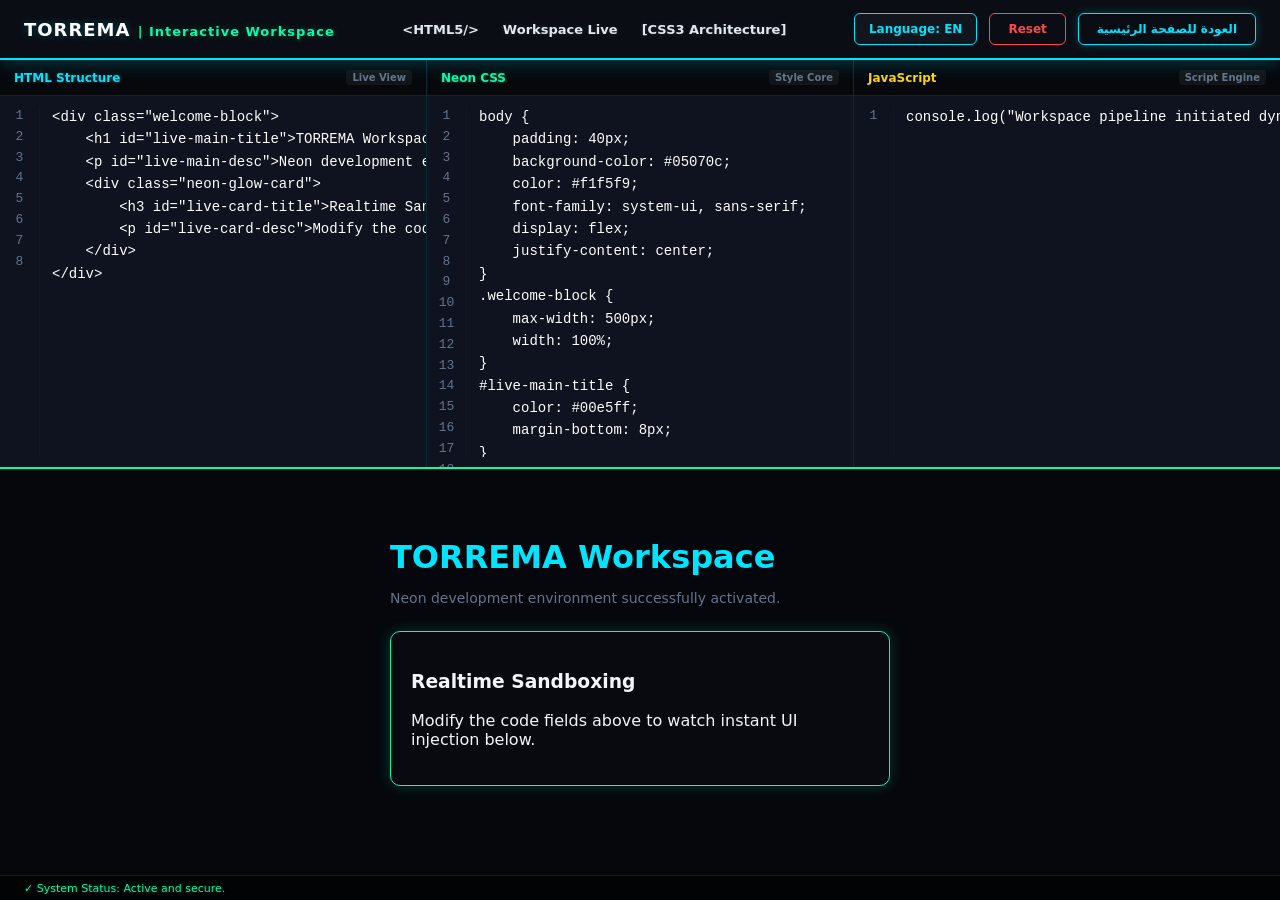
<file: lab.html>
<html lang="en" dir="ltr" id="app-root"><head>
    <meta charset="UTF-8">
    <meta name="viewport" content="width=device-width, initial-scale=1.0">
    <title>TORREMA | Next-Gen Workspace</title>
    <style>
        :root {
            --bg-base: #040508;
            --bg-surface: #0a0d14;
            --bg-input: #0f131f;
            --neon-green: #00ffaa;
            --neon-blue: #00e5ff;
            --glow-green: rgba(0, 255, 170, 0.25);
            --glow-blue: rgba(0, 229, 255, 0.25);
            --text-main: #e2e8f0;
            --text-muted: #64748b;
            --border-glow: rgba(0, 229, 255, 0.15);
        }

        * {
            box-sizing: border-box;
            margin: 0;
            padding: 0;
            font-family: 'Segoe UI', system-ui, sans-serif;
        }

        body {
            background-color: var(--bg-base);
            color: var(--text-main);
            height: 100vh;
            overflow: hidden;
            position: relative;
        }

        /* --- شاشة الانتظار السريعة النيونية --- */
        #loading-screen {
            position: fixed;
            top: 0;
            left: 0;
            width: 100vw;
            height: 100vh;
            background: #020305; 
            z-index: 9999;
            display: none;
            justify-content: center;
            align-items: center;
            flex-direction: column;
            gap: 15px;
        }
        .spinner {
            width: 40px;
            height: 40px;
            border: 3px solid rgba(0, 255, 170, 0.05);
            border-top-color: var(--neon-green);
            border-right-color: var(--neon-blue);
            border-radius: 50%;
            animation: spin 0.4s linear infinite; 
            box-shadow: 0 0 15px var(--glow-blue);
        }
        @keyframes spin { to { transform: rotate(360deg); } }

        /* نظام الصفحات */
        .page-structure {
            display: none;
            height: 100vh;
        }
        .page-structure.active-page {
            display: flex;
            flex-direction: column;
        }

        /* --- Navbar --- */
        .navbar {
            background-color: var(--bg-surface);
            display: flex;
            justify-content: space-between;
            align-items: center;
            padding: 0 24px;
            border-bottom: 2px solid var(--neon-blue);
            box-shadow: 0 2px 20px var(--glow-blue);
            height: 60px;
            z-index: 100;
        }
        .nav-logo { font-weight: 800; font-size: 18px; letter-spacing: 1px; color: #fff; text-shadow: 0 0 10px var(--glow-blue); }
        .nav-logo span { color: var(--neon-green); font-weight: 600; font-size: 13px; text-shadow: 0 0 8px var(--glow-green); }
        .nav-links { display: flex; gap: 24px; font-size: 13px; font-weight: 700; color: var(--text-main); }
        .nav-links span { text-shadow: 0 0 5px rgba(255,255,255,0.1); }
        .nav-right { display: flex; align-items: center; gap: 12px; }

        /* الأزرار النيونية المحسنة */
        .btn-neon-action {
            background: transparent;
            color: var(--neon-green);
            border: 1px solid var(--neon-green);
            padding: 8px 18px;
            border-radius: 6px;
            font-weight: 700;
            cursor: pointer;
            font-size: 12px;
            transition: all 0.2s ease;
            text-decoration: none;
            box-shadow: 0 0 10px var(--glow-green);
        }
        .btn-neon-action:hover {
            color: #000;
            background: var(--neon-green);
            box-shadow: 0 0 20px var(--neon-green);
        }
        
        .btn-blue-neon {
            color: var(--neon-blue);
            border-color: var(--neon-blue);
            box-shadow: 0 0 10px var(--glow-blue);
        }
        .btn-blue-neon:hover {
            color: #000;
            background: var(--neon-blue);
            box-shadow: 0 0 20px var(--neon-blue);
        }

        .btn-reset-action { color: #ff4a4a; border-color: #ff4a4a; box-shadow: none; }
        .btn-reset-action:hover { background: #ff4a4a; box-shadow: 0 0 15px rgba(255, 74, 74, 0.5); }

        .btn-lang-switcher {
            background: rgba(255, 255, 255, 0.03);
            color: var(--neon-blue);
            border: 1px solid var(--neon-blue);
            padding: 8px 14px;
            border-radius: 6px;
            cursor: pointer;
            font-weight: 700;
            font-size: 12px;
        }

        /* --- Workspace Layout --- */
        .workspace-grid {
            display: flex;
            flex-direction: column; 
            flex: 1;
            height: calc(100vh - 60px - 25px);
            overflow: hidden;
        }

        /* منطقة المحررات العلوية الكبيرة */
        .editors-top-panel {
            display: flex;
            flex: 1; 
            min-height: 50%; 
            background-color: var(--bg-base);
            border-bottom: 2px solid var(--neon-green);
            box-shadow: 0 4px 15px var(--glow-green);
        }

        .code-container-box {
            flex: 1; 
            background-color: var(--bg-surface);
            display: flex;
            flex-direction: column;
            overflow: hidden;
            border-right: 1px solid var(--border-glow);
        }
        .code-container-box:last-child { border-right: none; }

        html[dir="rtl"] .code-container-box {
            border-right: none;
            border-left: 1px solid var(--border-glow);
        }
        html[dir="rtl"] .code-container-box:last-child { border-left: none; }

        .box-header {
            display: flex;
            justify-content: space-between;
            align-items: center;
            padding: 10px 14px;
            background: rgba(0, 0, 0, 0.4);
            font-size: 12px;
            font-weight: 700;
            color: #fff;
            border-bottom: 1px solid var(--border-glow);
        }
        
        .box-header .html-title-lbl { color: var(--neon-blue); text-shadow: 0 0 5px var(--glow-blue); }
        .box-header .css-title-lbl { color: var(--neon-green); text-shadow: 0 0 5px var(--glow-green); }
        .box-header .js-title-lbl { color: #ffd700; }

        .lang-badge {
            background: rgba(255, 255, 255, 0.05);
            color: var(--text-muted);
            padding: 2px 6px;
            border-radius: 4px;
            font-size: 10px;
        }

        .editor-workspace {
            display: flex;
            flex: 1;
            padding: 10px 0;
            background-color: var(--bg-input);
            overflow: hidden;
        }
        
        .line-counter {
            width: 40px; 
            color: var(--text-muted);
            font-family: 'Courier New', monospace; 
            font-size: 13px; 
            line-height: 1.6; 
            user-select: none;
            text-align: center;
            border-right: 1px solid rgba(255, 255, 255, 0.02);
        }
        
        .textarea-input {
            flex: 1; 
            background: transparent; 
            border: none; 
            color: #fff;
            font-family: 'Fira Code', 'Courier New', Courier, monospace; 
            font-size: 14px; 
            resize: none; 
            outline: none; 
            line-height: 1.6; 
            overflow-y: auto; 
            white-space: pre;
            padding-left: 12px;
            padding-right: 12px;
            direction: ltr;
            text-align: left;
        }

        /* منطقة المعاينة السفلية */
        .live-preview-pane {
            flex: 1; 
            background: #ffffff; 
            height: 100%;
        }
        #preview-frame-output { 
            width: 100%; 
            height: 100%; 
            border: none; 
            background: #ffffff; 
        }

        .bottom-status-bar {
            height: 25px; background: #020305; border-top: 1px solid var(--border-glow);
            display: flex; align-items: center; padding: 0 24px; font-size: 11px; color: var(--neon-green);
            text-shadow: 0 0 5px var(--glow-green);
        }

        /* --- واجهة الترحيب التفاعلية العميقة (index.html) --- */
        .modern-hub-view {
            background: radial-gradient(circle at center, #0f1424 0%, #030407 100%);
            display: flex;
            flex-direction: column;
            justify-content: center;
            align-items: center;
            height: 100vh;
            width: 100vw;
        }
        .hub-glass-card {
            background: rgba(10, 13, 20, 0.8);
            border: 2px solid var(--neon-blue);
            box-shadow: 0 0 30px var(--glow-blue);
            padding: 50px 40px;
            border-radius: 16px;
            max-width: 600px;
            width: 100%;
            backdrop-filter: blur(20px);
            text-align: center;
        }
        .hub-glass-card h1 {
            font-size: 34px; margin-bottom: 12px; font-weight: 800;
            background: linear-gradient(45deg, var(--neon-blue), var(--neon-green));
            -webkit-background-clip: text; -webkit-text-fill-color: transparent;
        }
        .hub-glass-card p { color: #94a3b8; margin-bottom: 28px; font-size: 15px; }
        .hub-actions { display: flex; gap: 12px; justify-content: center; }
    </style>
</head>
<body>

    <!-- شاشة الانتظار السريعة النيونية -->
    <div id="loading-screen">
        <div class="spinner"></div>
        <span style="color: #fff; font-size: 13px; font-weight: 600; text-shadow: 0 0 8px var(--glow-blue);" id="loading-text">Loading...</span>
    </div>

    <!-- واجهة المحرر التفاعلي (النشط افتراضياً) -->
    <div id="editor-screen-id" class="page-structure active-page">
        <div class="navbar">
            <div class="nav-logo">TORREMA <span id="nav-subtitle-text">| Interactive Workspace</span></div>
            <div class="nav-links">
                <span>&lt;HTML5/&gt;</span>
                <span id="tab-text-id">Workspace Live</span>
                <span>[CSS3 Architecture]</span>
            </div>
            <div class="nav-right">
                <button class="btn-lang-switcher" id="lang-btn" onclick="switchSystemLanguageWithDelay()">Language: EN</button>
                <button class="btn-neon-action btn-reset-action" id="reset-btn-1" onclick="quickReset()">Reset</button>
                
                <!-- الرابط المحدث للعودة للصفحة الرئيسية -->
                <a href="index.html" class="btn-neon-action btn-blue-neon">العودة للصفحة الرئيسية</a>
            </div>
        </div>

        <div class="workspace-grid" id="main-workspace-grid">
            <div class="editors-top-panel">
                <!-- HTML Box -->
                <div class="code-container-box">
                    <div class="box-header"><span class="html-title-lbl">HTML Structure</span><span class="lang-badge">Live View</span></div>
                    <div class="editor-workspace">
                        <div class="line-counter" id="html-line-box">1<br>2<br>3<br>4<br>5<br>6<br>7<br>8<br></div>
                        <textarea id="html-code-area" class="textarea-input" oninput="processEditorInput('html')"></textarea>
                    </div>
                </div>

                <!-- CSS Box -->
                <div class="code-container-box">
                    <div class="box-header"><span class="css-title-lbl">Neon CSS</span><span class="lang-badge">Style Core</span></div>
                    <div class="editor-workspace">
                        <div class="line-counter" id="css-line-box">1<br>2<br>3<br>4<br>5<br>6<br>7<br>8<br>9<br>10<br>11<br>12<br>13<br>14<br>15<br>16<br>17<br>18<br>19<br>20<br>21<br>22<br>23<br>24<br>25<br>26<br>27<br>28<br></div>
                        <textarea id="css-code-area" class="textarea-input" oninput="processEditorInput('css')"></textarea>
                    </div>
                </div>

                <!-- JS Box -->
                <div class="code-container-box">
                    <div class="box-header"><span class="js-title-lbl">JavaScript</span><span class="lang-badge">Script Engine</span></div>
                    <div class="editor-workspace">
                        <div class="line-counter" id="js-line-box">1<br></div>
                        <textarea id="js-code-area" class="textarea-input" oninput="processEditorInput('js')"></textarea>
                    </div>
                </div>
            </div>

            <!-- لوحة المعاينة السفلية الكبيرة -->
            <div class="live-preview-pane">
                <iframe id="preview-frame-output"></iframe>
            </div>
        </div>

        <div class="bottom-status-bar" id="validation-msg-bar">✓ System Status: Active and secure.</div>
    </div>

    <!-- بقية السكربت كما هو -->
    <script>
        const defaultHTML = `<div class="welcome-block">\n    <h1 id="live-main-title">TORREMA Workspace</h1>\n    <p id="live-main-desc">Neon development environment successfully activated.</p>\n    <div class="neon-glow-card">\n        <h3 id="live-card-title">Realtime Sandboxing</h3>\n        <p id="live-card-desc">Modify the code fields above to watch instant UI injection below.</p>\n    </div>\n</div>`;
        const defaultCSS = `body {\n    padding: 40px;\n    background-color: #05070c;\n    color: #f1f5f9;\n    font-family: system-ui, sans-serif;\n    display: flex;\n    justify-content: center;\n}\n.welcome-block {\n    max-width: 500px;\n    width: 100%;\n}\n#live-main-title {\n    color: #00e5ff;\n    margin-bottom: 8px;\n}\n#live-main-desc {\n    color: #64748b;\n    font-size: 14px;\n}\n.neon-glow-card {\n    background: rgba(255,255,255,0.01);\n    border: 1px solid #00ffaa;\n    box-shadow: 0 0 15px rgba(0,255,170,0.2);\n    padding: 20px;\n    border-radius: 10px;\n    margin-top: 25px;\n}`;
        const defaultJS = `console.log("Workspace pipeline initiated dynamically.");`;

        let currentAppLanguage = 'en';

        const uiDictionary = {
            en: {
                dir: 'ltr',
                loadingText: 'Loading File Matrix...',
                changingLangText: 'Switching Language Node...',
                resettingText: 'Purging and Resetting Node...',
                navSubtitle: '| Interactive Workspace',
                tabText: 'Workspace Live',
                langBtn: 'Language: EN',
                resetBtn: 'Reset',
                statusBar: '✓ System Status: Active and secure.'
            },
            ar: {
                dir: 'rtl',
                loadingText: 'جاري تحميل مصفوفة الملفات...',
                changingLangText: 'جاري تبديل لغة الخادم...',
                resettingText: 'جاري تنظيف وإعادة تهيئة بيئة العمل...',
                navSubtitle: '| مساحة العمل التفاعلية',
                tabText: 'منصة البث المباشر',
                langBtn: 'اللغة: AR',
                resetBtn: 'إعادة تعيين',
                statusBar: '✓ حالة النظام: نشط وآمن تماماً.'
            }
        };

        function applySystemTranslation(lang) {
            const data = uiDictionary[lang];
            const rootNode = document.getElementById('app-root');
            rootNode.setAttribute('dir', data.dir);
            rootNode.setAttribute('lang', lang);
            document.getElementById('nav-subtitle-text').innerText = data.navSubtitle;
            document.getElementById('tab-text-id').innerText = data.tabText;
            document.getElementById('lang-btn').innerText = data.langBtn;
            document.getElementById('reset-btn-1').innerText = data.resetBtn;
            document.getElementById('validation-msg-bar').innerText = data.statusBar;
        }

        function quickReset() {
            showLoading(uiDictionary[currentAppLanguage].resettingText);
            setTimeout(() => {
                document.getElementById('html-code-area').value = defaultHTML;
                document.getElementById('css-code-area').value = defaultCSS;
                document.getElementById('js-code-area').value = defaultJS;
                recalculateLines('html');
                recalculateLines('css');
                recalculateLines('js');
                compileAndRunPreview();
                hideLoading();
            }, 500); 
        }

        function showLoading(text) {
            const loader = document.getElementById('loading-screen');
            document.getElementById('loading-text').innerText = text;
            loader.style.display = 'flex';
        }
        
        function hideLoading() {
            document.getElementById('loading-screen').style.display = 'none';
        }

        function switchSystemLanguageWithDelay() {
            showLoading(uiDictionary[currentAppLanguage].changingLangText);
            setTimeout(() => {
                currentAppLanguage = currentAppLanguage === 'en' ? 'ar' : 'en';
                applySystemTranslation(currentAppLanguage);
                hideLoading();
            }, 400);
        }

        function recalculateLines(editorType) {
            const area = document.getElementById(`${editorType}-code-area`);
            const container = document.getElementById(`${editorType}-line-box`);
            const count = area.value.split('\n').length;
            let htmlOutput = '';
            for (let idx = 1; idx <= count; idx++) { htmlOutput += idx + '<br>'; }
            container.innerHTML = htmlOutput;
        }

        function processEditorInput(editorType) {
            recalculateLines(editorType);
            compileAndRunPreview();
        }

        function compileAndRunPreview() {
            const htmlVal = document.getElementById('html-code-area').value;
            const cssVal = document.getElementById('css-code-area').value;
            const jsVal = document.getElementById('js-code-area').value;
            const frame = document.getElementById('preview-frame-output');

            const executionBundle = `
                <!DOCTYPE html>
                <html>
                <head><style>${cssVal}</style></head>
                <body>
                    ${htmlVal}
                    <script>${jsVal}<\/script>
                </body>
                </html>
            `;
            const frameDoc = frame.contentDocument || frame.contentWindow.document;
            frameDoc.open();
            frameDoc.write(executionBundle);
            frameDoc.close();
        }

        window.onload = function() {
            document.getElementById('html-code-area').value = defaultHTML;
            document.getElementById('css-code-area').value = defaultCSS;
            document.getElementById('js-code-area').value = defaultJS;
            recalculateLines('html');
            recalculateLines('css');
            recalculateLines('js');
            applySystemTranslation(currentAppLanguage);
            compileAndRunPreview();
        };
    </script>

</body></html>
</file>
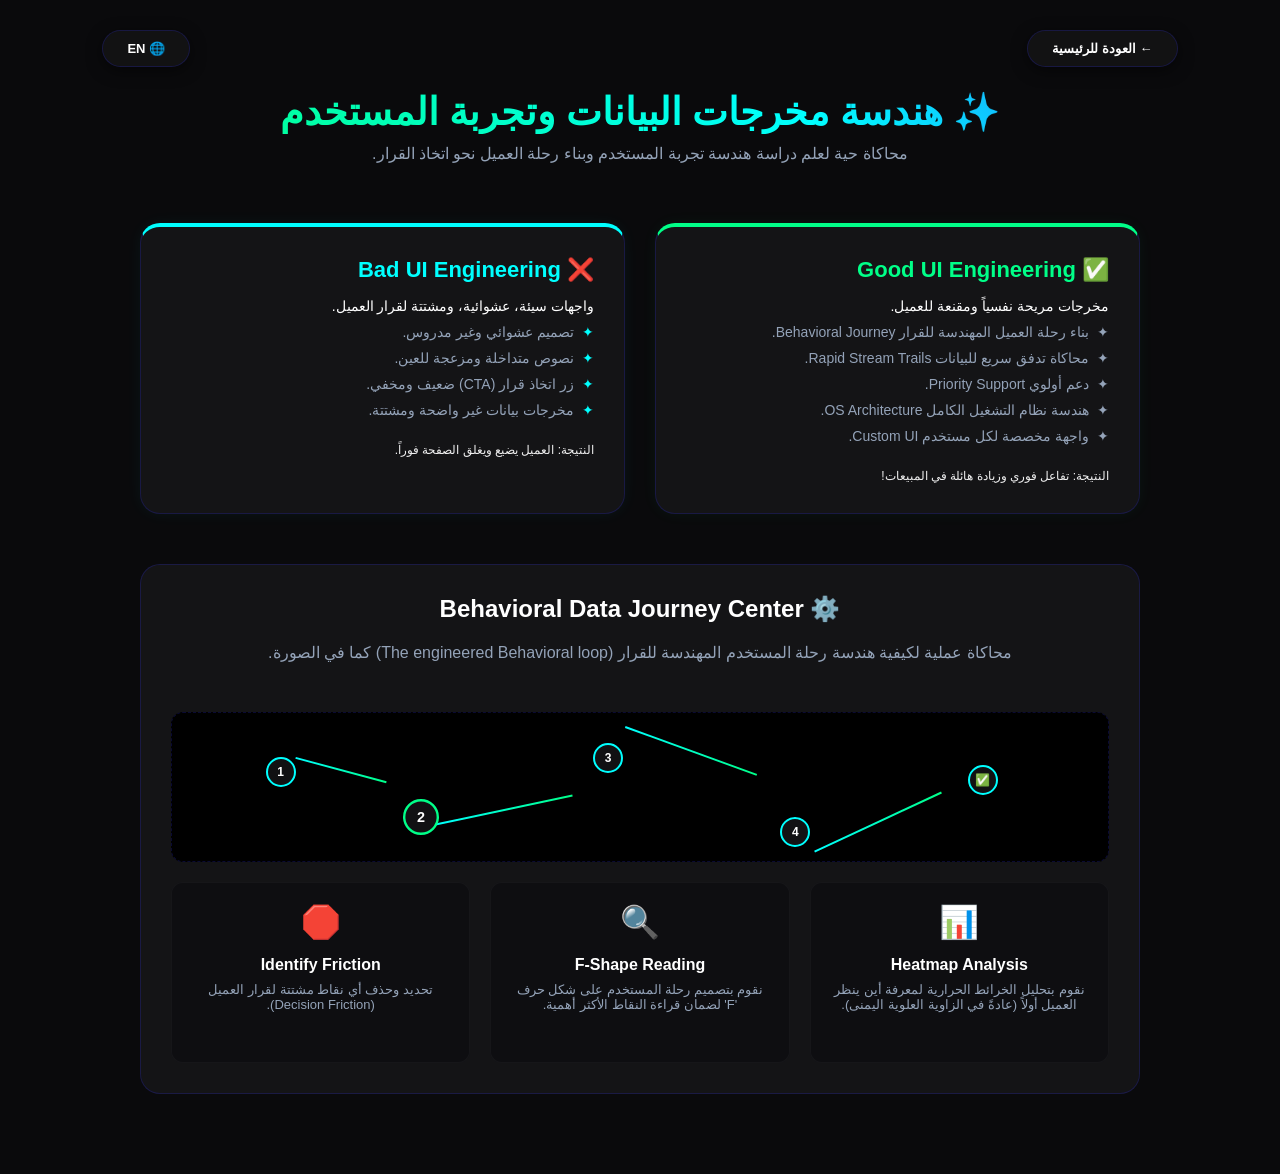
<file: uiux.html>
<!DOCTYPE html>
<html lang="ar" dir="rtl">
<head>
<meta charset="UTF-8">
<meta name="viewport" content="width=device-width, initial-scale=1.0">
<title>TORREMA | UX Engineering & Data Flow</title>
<style>
/* تم تحديث لوحة الألوان بناءً على الألوان الجديدة: رمادي داكن، أخضر نيون، وأزرق نيون */
:root {
  /* التدرج النيوني الجديد لأكواد تجربة المستخدم */
  --primary-gradient: linear-gradient(45deg, #00ff88, #00ffff, #3333ff, #00ff88);
  /* ألوان الخلفية الرمادية والداكنة */
  --bg-dark: #0a0a0c;
  /* البطاقات بالرمادي الداكن */
  --card-bg: rgba(25, 25, 28, 0.7);
  /* الحدود الزرقاء النيونية */
  --border-color: rgba(51, 51, 255, 0.2);
  /* ألوان التمييز (النيون) */
  --cyan-neon: #00ffff;
  --green-neon: #00ff88;
  --blue-neon: #3333ff;
  /* ألوان النصوص */
  --text-main: #f0f0f0;
  --text-sec: #94a3b8;
  
  --blur-amount: 0px; 
}
* { margin: 0; padding: 0; box-sizing: border-box; font-family: 'Segoe UI', sans-serif; }

body { 
  background: var(--bg-dark); 
  color: var(--text-main); 
  padding: 40px 5%; 
  min-height: 100vh; 
  position: relative;
  /* تطبيق تأثير الضبابية العام في حال تبديل اللغة */
  filter: blur(var(--blur-amount));
  transition: filter 0.4s ease, background 0.5s ease;
}

.container { max-width: 1000px; margin: 0 auto; }

/* شريط التحكم العلوي */
.top-controls { position: fixed; top: 30px; left: 8%; right: 8%; display: flex; justify-content: space-between; z-index: 1000; pointer-events: none; }
.back-home, .lang-btn { 
  padding: 10px 24px; background: rgba(20, 20, 22, 0.8); border: 1px solid var(--border-color); color: #fff; text-decoration: none; border-radius: 30px; font-weight: 600; font-size: 13px; backdrop-filter: blur(10px); transition: all 0.3s ease; box-shadow: 0 4px 15px rgba(0,0,0,0.5); pointer-events: auto; cursor: pointer; display: flex; align-items: center; gap: 6px; 
}
.back-home:hover, .lang-btn:hover { border-color: var(--pink-neon); box-shadow: 0 0 15px rgba(255,0,204,0.3); transform: translateY(-2px); }

.header { text-align: center; margin-bottom: 60px; padding-top: 50px;}
.header h1 { font-size: 38px; margin-bottom: 10px; background: var(--primary-gradient); -webkit-background-clip: text; -webkit-text-fill-color: transparent; background-size: 200%; }
.header p { color: var(--text-sec); }

/* قسم البطاقات الرئيسية */
.ui-comparison { display: grid; grid-template-columns: repeat(auto-fit, minmax(300px, 1fr)); gap: 30px; margin-bottom: 50px; }
.compare-card { 
  background: var(--card-bg); border: 1px solid var(--border-color); padding: 30px; border-radius: 20px; backdrop-filter: blur(10px); transition: 0.3s ease; position: relative;
}
.compare-card:hover { transform: translateY(-5px); border-color: rgba(0, 255, 255, 0.3); box-shadow: 0 0 20px rgba(0,255,255,0.1); }

/* الأنماط المحددة للـ Good UI (النيونية الخضراء) */
.good-ui-card { border-top: 4px solid var(--green-neon); box-shadow: 0 0 15px rgba(0, 255, 136, 0.05); }
.good-ui-card h3 { color: var(--green-neon); font-size: 22px; margin-bottom: 15px; }

/* الأنماط المحددة للـ Bad UI (النيونية الزرقاء/السيان) */
.bad-ui-card { border-top: 4px solid var(--cyan-neon); box-shadow: 0 0 15px rgba(0, 255, 255, 0.05); }
.bad-ui-card h3 { color: var(--cyan-neon); font-size: 22px; margin-bottom: 15px; }

/* أنماط النقاط داخل البطاقات */
.points-list { list-style: none; padding-right: 20px; margin-bottom: 25px; }
.points-list li { color: var(--text-sec); margin-bottom: 10px; font-size: 14px; position: relative; }
.points-list li::before { content: '✦'; color: var(--pink-neon); position: absolute; right: -20px; }
.bad-ui-card .points-list li::before { color: var(--cyan-neon); }

/* قسم رحلة المستخدم التفاعلية Behavioral Journey */
.behavior-journey { background: var(--card-bg); border: 1px solid var(--border-color); padding: 30px; border-radius: 20px; margin-bottom: 40px; position: relative; overflow: hidden; backdrop-filter: blur(10px); }
.behavior-journey h2 { color: white; font-size: 24px; margin-bottom: 20px; text-align: center;}
.behavior-journey p { text-align: center; color: var(--text-sec); margin-bottom: 30px;}

/* شبكة محاكاة رحلة المستخدم (The loop) كما في الصورة */
.journey-sim { display: grid; grid-template-columns: repeat(auto-fit, minmax(220px, 1fr)); gap: 20px; position: relative; }

/* الـ Flowchart للبيانات - محاكاة تفاعلية */
.data-flow-viz { grid-column: 1 / -1; background: #000; border: 1px dashed var(--border-color); border-radius: 12px; padding: 20px; display: flex; justify-content: center; align-items: center; min-height: 150px; margin-top: 20px; position: relative;}
.data-node { width: 30px; height: 30px; border-radius: 50%; background: var(--card-bg); border: 2px solid var(--cyan-neon); display: flex; justify-content: center; align-items: center; color: white; font-weight: bold; font-size: 12px; position: absolute; transition: 0.3s; z-index: 10;}
.data-line { position: absolute; background: linear-gradient(to right, var(--cyan-neon), var(--green-neon)); height: 2px; z-index: 5;}

/* بطاقات رحلة المستخدم الصغيرة */
.flow-card { background: rgba(10, 10, 15, 0.5); border: 1px solid rgba(255,255,255,0.03); padding: 20px; border-radius: 12px; text-align: center; }
.flow-card .icon { font-size: 32px; margin-bottom: 15px; }
.flow-card h4 { font-size: 16px; color: white; margin-bottom: 8px; }
.flow-card p { font-size: 13px; color: var(--text-sec); }

/* بطاقات التفاصيل المنبثقة */
.info-pop { flex: 1; border-top: 2px solid; padding: 20px; border-radius: 12px; margin-top: 20px; background: rgba(10, 10, 15, 0.5); font-size: 13px; color: var(--text-sec); text-align: left;}

</style>
</head>
<body>

<div class="top-controls">
  <a href="index.html" class="back-home" id="back-home">← العودة للرئيسية</a>
  <button class="lang-btn" id="lang-btn" onclick="toggleLang()">🌐 EN</button>
</div>

<div class="container">
  <div class="header">
    <h1 id="main-title">✨ هندسة مخرجات البيانات وتجربة المستخدم</h1>
    <p id="main-desc">محاكاة حية لعلم دراسة هندسة تجربة المستخدم وبناء رحلة العميل نحو اتخاذ القرار.</p>
  </div>

  <div class="ui-comparison">
    <!-- Good UI Card (كما في الصورة) -->
    <div class="compare-card good-ui-card">
      <h3 id="good-title">✅ Good UI engineering</h3>
      <p style="font-size: 14px; color: white; margin-bottom: 10px;" id="good-header">مخرجات مريحة نفسياً ومقنعة للعميل.</p>
      <ul class="points-list" id="good-points">
        <li>بناء رحلة العميل المهندسة للقرار Behavioral Journey.</li>
        <li>محاكاة تدفق سريع للبيانات Rapid Stream Trails.</li>
        <li>دعم أولوي Priority Support.</li>
        <li>هندسة نظام التشغيل الكامل OS Architecture.</li>
        <li>واجهة مخصصة لكل مستخدم Custom UI.</li>
      </ul>
      <p style="font-size: 12px;" id="good-footer">النتيجة: تفاعل فوري وزيادة هائلة في المبيعات!</p>
    </div>

    <!-- Bad UI Card (كما في الصورة) -->
    <div class="compare-card bad-ui-card">
      <h3 id="bad-title">❌ Bad UI Engineering</h3>
      <p style="font-size: 14px; color: white; margin-bottom: 10px;" id="bad-header">واجهات سيئة، عشوائية، ومشتتة لقرار العميل.</p>
      <ul class="points-list" id="bad-points">
        <li>تصميم عشوائي وغير مدروس.</li>
        <li>نصوص متداخلة ومزعجة للعين.</li>
        <li>زر اتخاذ قرار (CTA) ضعيف ومخفي.</li>
        <li>مخرجات بيانات غير واضحة ومشتتة.</li>
      </ul>
      <p style="font-size: 12px;" id="bad-footer">النتيجة: العميل يضيع ويغلق الصفحة فوراً.</p>
    </div>
  </div>

  <!-- Behavioral Journey (التفاعل المباشر كما في الصورة) -->
  <div class="behavior-journey" id="behavior-center">
    <h2 id="journey-title">⚙️ Behavioral Data Journey Center</h2>
    <p id="journey-desc">محاكاة عملية لكيفية هندسة رحلة المستخدم المهندسة للقرار (The engineered Behavioral loop) كما في الصورة.</p>

    <div class="journey-sim">
      <!-- محاكاة تدفق البيانات -->
      <div class="data-flow-viz">
        <div class="data-node" style="left: 10%; top: 30%;">1</div>
        <div class="data-node" style="left: 25%; top: 60%;">2</div>
        <div class="data-node" style="left: 45%; top: 20%;">3</div>
        <div class="data-node" style="left: 65%; top: 70%;">4</div>
        <div class="data-node" style="left: 85%; top: 35%;">✅</div>
        <div class="data-line" style="left: 13%; top: 38%; width: 10%; transform: rotate(15deg);"></div>
        <div class="data-line" style="left: 28%; top: 65%; width: 15%; transform: rotate(-12deg);"></div>
        <div class="data-line" style="left: 48%; top: 25%; width: 15%; transform: rotate(20deg);"></div>
        <div class="data-line" style="left: 68%; top: 73%; width: 15%; transform: rotate(-25deg);"></div>
      </div>

      <!-- بطاقات رحلة المستخدم Behavioral loop -->
      <div class="flow-card">
        <div class="icon">📊</div>
        <h4 id="point1-title">Heatmap Analysis</h4>
        <p id="point1-desc">نقوم بتحليل الخرائط الحرارية لمعرفة أين ينظر العميل أولاً (عادةً في الزاوية العلوية اليمنى).</p>
      </div>
      <div class="flow-card">
        <div class="icon">🔍</div>
        <h4 id="point2-title">F-Shape Reading</h4>
        <p id="point2-desc">نقوم بتصميم رحلة المستخدم على شكل حرف 'F' لضمان قراءة النقاط الأكثر أهمية.</p>
      </div>
      <div class="flow-card">
        <div class="icon">🛑</div>
        <h4 id="point3-title">Identify Friction</h4>
        <p id="point3-desc">تحديد وحذف أي نقاط مشتتة لقرار العميل (Decision Friction).</p>
      </div>
    </div>
  </div>

</div>

<script>
// قاموس الترجمة للغتين (كما في الصورة)
const dictionary = {
  ar: {
    dir: "rtl",
    langBtn: "🌐 EN",
    backHome: "← العودة للرئيسية",
    mainTitle: "✨ هندسة مخرجات البيانات وتجربة المستخدم",
    mainDesc: "محاكاة حية لعلم دراسة هندسة تجربة المستخدم وبناء رحلة العميل نحو اتخاذ القرار.",
    goodTitle: "✅ Good UI Engineering",
    goodHeader: "مخرجات مريحة نفسياً ومقنعة للعميل.",
    badTitle: "❌ Bad UI Engineering",
    badHeader: "واجهات سيئة، عشوائية، ومشتتة لقرار العميل.",
    goodPoints: ["بناء رحلة العميل المهندسة للقرار Behavioral Journey.", "محاكاة تدفق سريع للبيانات Rapid Stream Trails.", "دعم أولوي Priority Support.", "هندسة نظام التشغيل الكامل OS Architecture.", "واجهة مخصصة لكل مستخدم Custom UI."],
    badPoints: ["تصميم عشوائي وغير مدروس.", "نصوص متداخلة ومزعجة للعين.", "زر اتخاذ قرار (CTA) ضعيف ومخفي.", "مخرجات بيانات غير واضحة ومشتتة."],
    goodFooter: "النتيجة: تفاعل فوري وزيادة هائلة في المبيعات!",
    badFooter: "النتيجة: العميل يضيع ويغلق الصفحة فوراً.",
    journeyTitle: "⚙️ Behavioral Data Journey Center",
    journeyDesc: "محاكاة عملية لكيفية هندسة رحلة المستخدم المهندسة للقرار (The engineered Behavioral loop) كما في الصورة.",
    point1Title: "Heatmap Analysis",
    point1Desc: "نقوم بتحليل الخرائط الحرارية لمعرفة أين ينظر العميل أولاً (عادةً في الزاوية العلوية اليمنى).",
    point2Title: "F-Shape Reading",
    point2Desc: "نقوم بتصميم رحلة المستخدم على شكل حرف 'F' لضمان قراءة النقاط الأكثر أهمية.",
    point3Title: "Identify Friction",
    point3Desc: "تحديد وحذف أي نقاط مشتتة لقرار العميل (Decision Friction)."
  },
  en: {
    dir: "ltr",
    langBtn: "🌐 AR",
    backHome: "Back to Home →",
    mainTitle: "✨ Data Flow & UX Engineering",
    mainDesc: "A live simulation of UX architecture and building the decision-making customer journey.",
    goodTitle: "✅ Good UI engineering",
    goodHeader: "Psychologically comfortable and persuasive output.",
    badTitle: "❌ Bad UI Engineering",
    badHeader: "Poor, randomized, and distracting UI interfaces.",
    goodPoints: ["Building the engineered decision Behavioral Journey.", "Simulation of Rapid Stream Trails.", "Priority Support.", "OS Architecture engineering.", "Custom UI per user."],
    badPoints: ["Randomized and non-strategic design.", "Overlapping and exhausting text.", "Microscopic and hidden Call-to-Action.", "Unclear and distracting data outputs."],
    goodFooter: "Outcome: Instant interaction and spikes in sales!",
    badFooter: "Outcome: Total customer friction. User leaves instantly.",
    journeyTitle: "⚙️ Behavioral Data Journey Center",
    journeyDesc: "Practical simulation of engineering the decision-making customer loop as seen in the image.",
    point1Title: "Heatmap Analysis",
    point1Desc: "Analyzing Heatmaps to know where the customer looks first (usually the top right corner).",
    point2Title: "F-Shape Reading",
    point2Desc: "Designing the UX journey on an 'F-Shape' pattern to ensure key points are read.",
    point3Title: "Identify Friction",
    point3Desc: "Identifying and removing any distracting elements (Decision Friction)."
  }
};

// قراءة المفتاح المسجل في المتصفح مسبقاً لتوحيد اللغة في الموقع
let currentLang = localStorage.getItem("calc_lang") || "ar";

function applyLanguage(lang) {
  const data = dictionary[lang];
  
  // تطبيق الاتجاه واللغة
  document.documentElement.setAttribute("dir", data.dir);
  document.documentElement.setAttribute("lang", lang);
  
  // استبدال النصوص
  document.getElementById("lang-btn").innerText = data.langBtn;
  document.getElementById("back-home").innerText = data.backHome;
  document.getElementById("main-title").innerText = data.mainTitle;
  document.getElementById("main-desc").innerText = data.mainDesc;
  document.getElementById("good-title").innerText = data.goodTitle;
  document.getElementById("good-header").innerText = data.goodHeader;
  document.getElementById("bad-title").innerText = data.badTitle;
  document.getElementById("bad-header").innerText = data.badHeader;
  document.getElementById("good-footer").innerText = data.goodFooter;
  document.getElementById("bad-footer").innerText = data.badFooter;
  document.getElementById("journey-title").innerText = data.journeyTitle;
  document.getElementById("journey-desc").innerText = data.journeyDesc;
  document.getElementById("point1-title").innerText = data.point1Title;
  document.getElementById("point1-desc").innerText = data.point1Desc;
  document.getElementById("point2-title").innerText = data.point2Title;
  document.getElementById("point2-desc").innerText = data.point2Desc;
  document.getElementById("point3-title").innerText = data.point3Title;
  document.getElementById("point3-desc").innerText = data.point3Desc;

  // تحديث النقاط القائمة
  const updatePoints = (id, points) => {
    const list = document.getElementById(id);
    list.innerHTML = "";
    points.forEach(p => {
      const li = document.createElement("li");
      li.innerText = p;
      list.appendChild(li);
    });
  };
  
  updatePoints("good-points", data.goodPoints);
  updatePoints("bad-points", data.badPoints);
}

// دالة التحويل مع إفكت الضبابية الاحترافي بالتزامن
function toggleLang() {
  // تغشية الشاشة بالضبابية
  document.body.style.setProperty('--blur-amount', '12px');
  
  setTimeout(() => {
    // قلب اللغة والبيانات أثناء الـ Blur
    currentLang = currentLang === "ar" ? "en" : "ar";
    localStorage.setItem("calc_lang", currentLang);
    applyLanguage(currentLang);
    
    // إزالة الضبابية تدريجياً لظهور النص الجديد بشكل ممتاز
    setTimeout(() => { 
      document.body.style.setProperty('--blur-amount', '0px'); 
    }, 150);
  }, 200);
}

// تشغيل محاكاة تدفق البيانات التفاعلية بشكل مستمر
function simulateDataFlow() {
  const nodes = document.querySelectorAll('.data-node');
  let currentNode = 0;

  function pulseNode() {
    // تصفير الألوان السابقة
    nodes.forEach(n => { n.style.borderColor = 'var(--cyan-neon)'; n.style.transform = 'scale(1)'; });
    
    // تفعيل النود الحالية بلون أخضر
    nodes[currentNode].style.borderColor = 'var(--green-neon)';
    nodes[currentNode].style.transform = 'scale(1.2)';
    
    currentNode = (currentNode + 1) % nodes.length;
    setTimeout(pulseNode, 800);
  }
  pulseNode();
}

// تشغيل النظام وتحديد اللغة عند تحميل الصفحة
window.onload = function() {
  applyLanguage(currentLang);
  simulateDataFlow(); // تشغيل المحاكاة
};
</script>
</body>
</html>
</file>
